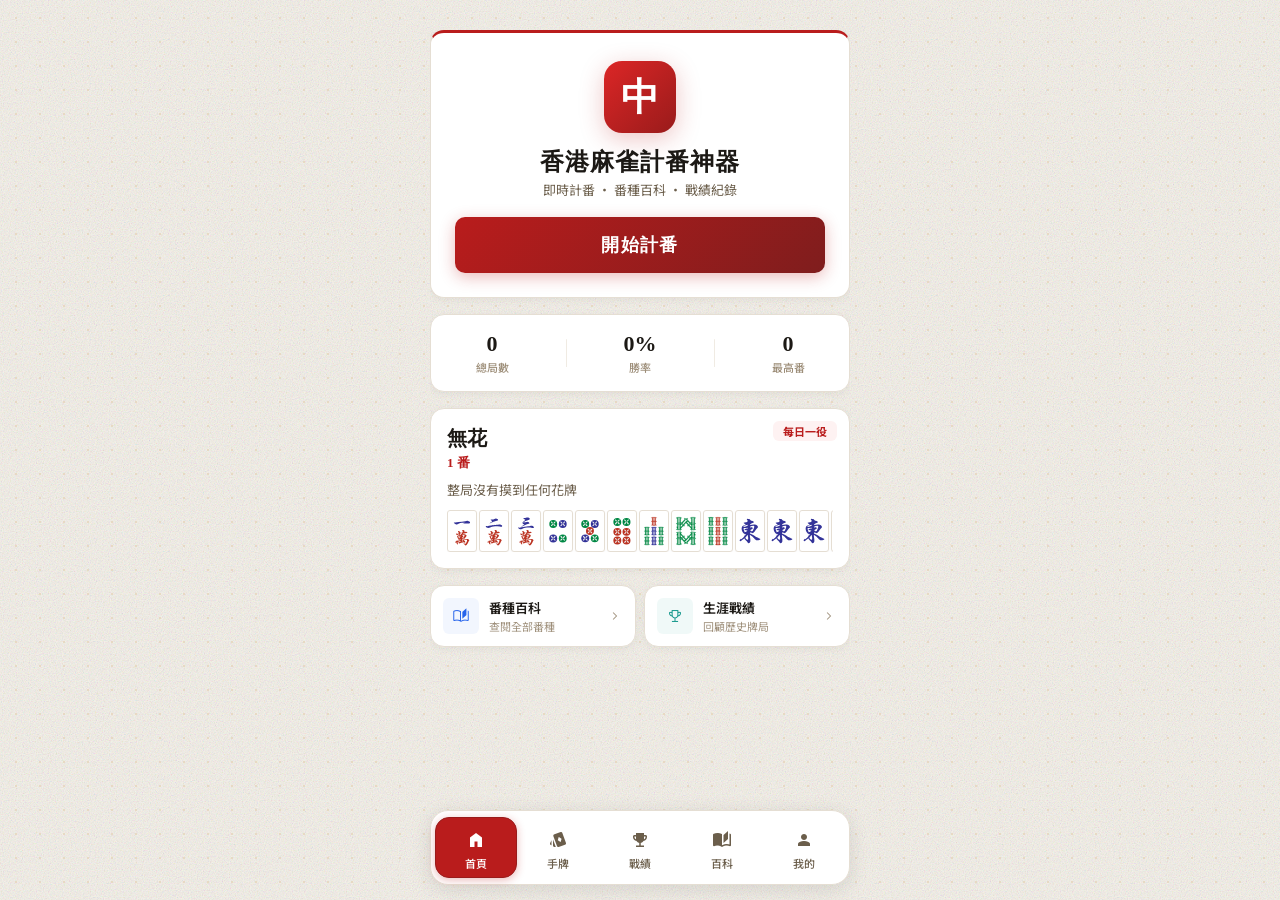
<file: index.html>
<!DOCTYPE html>
<html lang="zh-HK">

<head>
    <meta charset="UTF-8">
    <meta name="viewport"
        content="width=device-width, initial-scale=1.0, maximum-scale=1.0, user-scalable=no, viewport-fit=cover">
    <title>香港麻雀計番神器</title>
    <meta name="description" content="香港麻雀計番工具，快速計算手牌番數、查閱番種百科、記錄戰績歷史。支援離線使用的 PWA 應用程式。">
    <meta name="apple-mobile-web-app-capable" content="yes">
    <meta name="apple-mobile-web-app-status-bar-style" content="black-translucent">
    <meta name="theme-color" content="#f1f5f9">
    <link rel="manifest" href="manifest.json">
    <link rel="icon" type="image/png" sizes="48x48" href="icons/icon-48.png">
    <link rel="icon" type="image/png" sizes="192x192" href="icons/icon-192.png">
    <link rel="apple-touch-icon" sizes="192x192" href="icons/icon-192.png">
    <link rel="apple-touch-icon" sizes="512x512" href="icons/icon-512.png">

    <link rel="preconnect" href="https://fonts.googleapis.com">
    <link rel="preconnect" href="https://fonts.gstatic.com" crossorigin>
    <link href="https://fonts.googleapis.com/css2?family=Noto+Sans+TC:wght@300;400;600;700;800&display=swap"
        rel="stylesheet" />
    <link href="https://fonts.googleapis.com/css2?family=Material+Symbols+Outlined:wght,FILL@100..700,0..1&display=swap"
        rel="stylesheet" />

    <link rel="stylesheet" href="style.css">
</head>

<body>
    <main class="app-container">

        <div id="page-home" class="page active" role="tabpanel" aria-label="首頁">
            <div class="glass-card home-hero-card">
                <div class="home-hero-top">
                    <div class="home-seal">
                        <span class="home-seal-char">中</span>
                    </div>
                    <div>
                        <h1 class="home-title">香港麻雀計番神器</h1>
                        <p class="home-subtitle">即時計番 · 番種百科 · 戰績紀錄</p>
                    </div>
                </div>
                <button class="calc-btn home-cta" id="homeStartBtn">開始計番</button>
            </div>

            <div class="glass-card home-stats-card">
                <div class="home-stats-row" id="homeStatsRow">
                    <div class="home-stat">
                        <span class="home-stat-val num" id="homeStatGames">0</span>
                        <span class="home-stat-label">總局數</span>
                    </div>
                    <div class="home-stat-divider"></div>
                    <div class="home-stat">
                        <span class="home-stat-val num" id="homeStatWinRate">0%</span>
                        <span class="home-stat-label">勝率</span>
                    </div>
                    <div class="home-stat-divider"></div>
                    <div class="home-stat">
                        <span class="home-stat-val num" id="homeStatMax">0</span>
                        <span class="home-stat-label">最高番</span>
                    </div>
                </div>
            </div>

            <div class="home-daily glass-card" id="homeDailyCard">
                <div class="home-daily-badge">每日一役</div>
                <div class="home-daily-title" id="homeDailyName">大四喜</div>
                <div class="home-daily-faan" id="homeDailyFaan">13 番</div>
                <div class="home-daily-desc" id="homeDailyDesc">由東、南、西、北四種風牌刻子組成的終極和牌。</div>
                <div class="home-daily-tiles" id="homeDailyTiles"></div>
            </div>

            <div class="home-quick-grid">
                <div class="glass-card home-quick-card" id="homeQuickWiki">
                    <div class="home-quick-icon" style="background:rgba(37,99,235,0.06);color:#2563eb;"><i class="ic">auto_stories</i></div>
                    <div class="home-quick-text">
                        <div class="home-quick-title">番種百科</div>
                        <div class="home-quick-sub">查閱全部番種</div>
                    </div>
                    <i class="ic home-quick-arrow">chevron_right</i>
                </div>
                <div class="glass-card home-quick-card" id="homeQuickHistory">
                    <div class="home-quick-icon" style="background:rgba(13,148,136,0.06);color:#0d9488;"><i class="ic">emoji_events</i></div>
                    <div class="home-quick-text">
                        <div class="home-quick-title">生涯戰績</div>
                        <div class="home-quick-sub">回顧歷史牌局</div>
                    </div>
                    <i class="ic home-quick-arrow">chevron_right</i>
                </div>
            </div>
        </div>

        <div id="page-input" class="page" role="tabpanel" aria-label="手牌選擇">
            <div id="actionBanner" class="glass-card action-banner">
                <div id="actionText" class="action-text">請選取 14 張牌</div>
                <button id="calcBtn" class="calc-btn" style="display: none;" aria-label="開始結算"><i
                        class="ic">auto_awesome</i> 開始結算</button>
            </div>
            <div id="conditionsIsland" class="dynamic-island" role="region" aria-label="牌局設定">
                <div id="islandHeaderBtn" class="island-header" role="button" aria-expanded="false"
                    aria-controls="conditionsIsland">
                    <div id="islandTitle" class="island-title"><i class="ic">tune</i> 牌局設定</div>
                    <div class="island-chevron"><i class="ic">expand_more</i></div>
                </div>
                <div class="island-content-grid">
                    <div class="island-content-inner">
                        <div class="island-section">
                            <div class="island-section-header"><span>特殊牌型</span></div>
                            <div id="conditionsBar" class="conditions-wrapper"></div>
                        </div>
                        <div class="island-divider"></div>
                        <div class="island-section">
                            <div class="wind-layout-container">
                                <div class="wind-block">
                                    <div class="island-section-header"><span>圈</span></div>
                                    <div id="roundWindSelector" class="wind-segment-control" role="radiogroup"
                                        aria-label="圈風選擇">
                                        <div class="glass-glider" style="transform: translateX(0%);"></div>
                                        <div class="wind-tab active">東</div>
                                        <div class="wind-tab">南</div>
                                        <div class="wind-tab">西</div>
                                        <div class="wind-tab">北</div>
                                    </div>
                                </div>
                                <div class="wind-divider"></div>
                                <div class="wind-block">
                                    <div class="island-section-header"><span>位</span></div>
                                    <div id="seatWindSelector" class="wind-segment-control" role="radiogroup"
                                        aria-label="位風選擇">
                                        <div class="glass-glider" style="transform: translateX(0%);"></div>
                                        <div class="wind-tab active">東</div>
                                        <div class="wind-tab">南</div>
                                        <div class="wind-tab">西</div>
                                        <div class="wind-tab">北</div>
                                    </div>
                                </div>
                            </div>
                        </div>
                        <div class="island-divider"></div>
                        <div class="island-section">
                            <div class="island-section-header"><span>花牌</span><span id="flowerCount">已選 0 隻</span></div>
                            <div id="flowerGrid" class="flower-grid"></div>
                        </div>
                    </div>
                </div>
            </div>
            <div id="handCard" class="glass-card hand-container">
                <div class="hand-header"><span id="tileCount">暗牌已選 0 / 14</span><button id="clearBtnId"
                        class="clear-btn">清空</button></div>
                <div id="handGrid" class="tiles-grid"></div>
            </div>
            <div id="keyboard" class="glass-card keyboard" role="group" aria-label="選牌鍵盤"></div>
        </div>

        <div id="page-result" class="page" role="tabpanel" aria-label="結算結果">
            <div id="resultHeroCard" class="glass-card result-hero">
                <div class="hero-content">
                    <div class="hero-header"><span id="resultBadge" class="result-badge">等待中</span></div>
                    <div class="hero-score-area">
                        <div class="hero-label">總番數</div>
                        <div class="hero-score-display"><span id="heroScoreValue"
                                class="hero-score-number">--</span><span id="heroScoreUnit" class="hero-unit">番</span>
                        </div>
                    </div>
                    <div class="hero-divider"></div>
                    <div class="hero-main-pattern"><span class="main-pattern-label">主要役種</span><span
                            id="heroMainPatternName" class="main-pattern-name">--</span></div>
                </div>
            </div>
            <div class="status-grid">
                <div class="status-box glass-card">
                    <div class="status-box-label">圈風</div>
                    <div id="resRoundWind" class="status-box-value">--</div>
                </div>
                <div class="status-box glass-card">
                    <div class="status-box-label">位風</div>
                    <div id="resSeatWind" class="status-box-value">--</div>
                </div>
                <div class="status-box glass-card">
                    <div class="status-box-label">花牌</div>
                    <div id="resFlowers" class="status-box-value">--</div>
                </div>
            </div>
            <div class="detail-list-container glass-card">
                <div class="detail-list-title">番數詳情</div>
                <div id="detailList" class="detail-list">
                    <div class="detail-empty">尚未結算</div>
                </div>
            </div>
            <div class="result-actions glass-card">
                <button id="backToInputBtn" class="action-btn back-btn"><i class="ic">arrow_back</i> 返回修改</button>
            </div>
        </div>

        <div id="page-history" class="page" role="tabpanel" aria-label="歷史戰績">
            <div class="history-dashboard glass-card">
                <div class="dashboard-title">生涯戰績</div>
                <div class="win-rate-container">
                    <div class="win-rate-header">
                        <span class="win-rate-label">成功食糊勝率</span>
                        <span class="win-rate-value" id="statWinRate">0%</span>
                    </div>
                    <div class="win-rate-bar-bg">
                        <div class="win-rate-bar-fill" id="statWinRateBar" style="width: 0%;"></div>
                    </div>
                </div>
                <div class="stats-grid">
                    <div class="stat-box highlight">
                        <div class="stat-label">最高番數</div>
                        <div class="stat-value"><span id="statMaxFaan">0</span><span class="stat-unit">番</span></div>
                    </div>
                    <div class="stat-box">
                        <div class="stat-label">總局數</div>
                        <div class="stat-value"><span id="statTotalGames">0</span><span
                                class="stat-unit stat-unit-sm">局</span></div>
                    </div>
                </div>
            </div>
            <div class="history-list-container">
                <div class="history-header">
                    <div class="history-title">近期牌局</div><button id="clearHistoryBtn"
                        class="clear-history-btn">清空紀錄</button>
                </div>
                <div id="historyList" class="history-list">
                    <div class="history-empty">暫無戰績紀錄，快去胡一把大牌吧！</div>
                </div>
            </div>
        </div>

        <div id="page-wiki" class="page" role="tabpanel" aria-label="牌型百科">
            <div class="wiki-top-panel glass-card">
                <div class="wiki-search-box">
                    <i class="ic">search</i><input type="text" id="wikiSearch" placeholder="搜尋番種 (如: 大三元、平糊...)"
                        aria-label="搜尋番種"><button class="wiki-search-clear" id="wikiSearchClear" style="display:none;" aria-label="清除搜尋"><i class="ic">close</i></button>
                </div>
                <div class="wiki-filters">
                    <div class="w-filter active" data-filter="all">全部</div>
                    <div class="w-filter" data-filter="common">1-3 番</div>
                    <div class="w-filter" data-filter="mid">4-9 番</div>
                    <div class="w-filter" data-filter="limit">爆棚例牌</div>
                </div>
            </div>

            <div class="wiki-section-header"><i class="ic">tips_and_updates</i> 每日一役</div>
            <div class="wiki-featured glass-card">
                <div class="w-feat-badge">13 番 (爆棚)</div>
                <div class="w-feat-title">大四喜</div>
                <div class="w-feat-desc">由東、南、西、北四種風牌刻子組成的終極和牌。</div>
                <div class="w-feat-tiles">
                    <div class="w-tile" style="background-image: url('tiles/z1.svg')"></div>
                    <div class="w-tile" style="background-image: url('tiles/z1.svg')"></div>
                    <div class="w-tile" style="background-image: url('tiles/z1.svg')"></div>
                    <div style="width: 4px;"></div>
                    <div class="w-tile" style="background-image: url('tiles/z2.svg')"></div>
                    <div class="w-tile" style="background-image: url('tiles/z2.svg')"></div>
                    <div class="w-tile" style="background-image: url('tiles/z2.svg')"></div>
                    <div style="width: 4px;"></div>
                    <div class="w-tile" style="background-image: url('tiles/z3.svg')"></div>
                    <div class="w-tile" style="background-image: url('tiles/z3.svg')"></div>
                    <div class="w-tile" style="background-image: url('tiles/z3.svg')"></div>
                </div>
            </div>

            <div class="wiki-section-header"><i class="ic">local_library</i> 入門基礎</div>
            <div class="wiki-basics-grid">
                <div class="wiki-basic-card glass-card">
                    <div class="w-basic-icon w-basic-icon--blue"><i class="ic">menu_book</i></div>
                    <div class="w-basic-text">
                        <div class="w-basic-title">基本規則</div>
                        <div class="w-basic-sub">流程與動作解析</div>
                    </div>
                </div>
                <div class="wiki-basic-card glass-card">
                    <div class="w-basic-icon w-basic-icon--purple"><i class="ic">calculate</i></div>
                    <div class="w-basic-text">
                        <div class="w-basic-title">計分原理</div>
                        <div class="w-basic-sub">底台與番數計算</div>
                    </div>
                </div>
            </div>

            <div id="wikiContentArea" class="wiki-content-area"></div>
        </div>

        <div id="page-wiki-detail" class="page" role="tabpanel" aria-label="牌型詳情">

            <button id="btnBackToWiki" class="floating-back-btn">
                <span class="ic ic-back">chevron_left</span>
            </button>

            <div class="w-detail-hero">
                <h1 id="wdTitle" class="w-detail-title">對對糊</h1>
                <div class="w-detail-badge"><span id="wdFaan">3 番</span></div>
            </div>

            <div class="w-detail-preview glass-card">
                <div class="wd-preview-tiles" id="wdPreviewTiles"></div>
            </div>

            <div class="w-detail-section">
                <div class="wd-sec-title"><span class="wd-sec-dot"></span>說明</div>
                <div class="wd-desc-card glass-card" id="wdDesc"></div>
            </div>

            <div class="w-detail-section" id="wdTipsSection">
                <div class="wd-sec-title"><span class="wd-sec-dot dot-yellow"></span>實戰技巧</div>
                <div class="wd-tips-card glass-card" id="wdTips"></div>
            </div>

            <div class="w-detail-section" id="wdVarsSection">
                <div class="wd-sec-title wd-sec-title--spread">
                    <div class="wd-sec-title-inner"><span class="wd-sec-dot"></span>牌型變化</div>
                    <span class="wd-sec-sub">向右滑動查看更多</span>
                </div>
                <div class="wd-vars-scroll" id="wdVars"></div>
            </div>

            <div class="spacer-md"></div>
        </div>

        <div id="page-basics-rules" class="page" role="tabpanel" aria-label="基本規則">
            <button class="floating-back-btn basics-back-btn">
                <span class="ic ic-back">chevron_left</span>
            </button>
            <div class="basics-hero">
                <div class="basics-hero-icon basics-hero-icon--blue"><i class="ic">menu_book</i></div>
                <h1 class="basics-title">基本規則</h1>
                <p class="basics-subtitle">香港麻雀流程與動作解析</p>
            </div>

            <div class="basics-section">
                <div class="basics-sec-title"><span class="wd-sec-dot"></span>麻雀牌種</div>
                <div class="glass-card basics-card">
                    <div class="basics-tile-row">
                        <div class="basics-tile-demo" style="background-image:url('tiles/w1.svg')"></div>
                        <div class="basics-tile-demo" style="background-image:url('tiles/w9.svg')"></div>
                        <span class="basics-tile-label">萬子 (1-9)</span>
                    </div>
                    <div class="basics-tile-row">
                        <div class="basics-tile-demo" style="background-image:url('tiles/t1.svg')"></div>
                        <div class="basics-tile-demo" style="background-image:url('tiles/t9.svg')"></div>
                        <span class="basics-tile-label">筒子 (1-9)</span>
                    </div>
                    <div class="basics-tile-row">
                        <div class="basics-tile-demo" style="background-image:url('tiles/s1.svg')"></div>
                        <div class="basics-tile-demo" style="background-image:url('tiles/s9.svg')"></div>
                        <span class="basics-tile-label">索子 (1-9)</span>
                    </div>
                    <div class="basics-tile-row">
                        <div class="basics-tile-demo" style="background-image:url('tiles/z1.svg')"></div>
                        <div class="basics-tile-demo" style="background-image:url('tiles/z7.svg')"></div>
                        <span class="basics-tile-label">字牌 (東南西北中發白)</span>
                    </div>
                    <div class="basics-tile-row">
                        <div class="basics-tile-demo" style="background-image:url('tiles/f1.svg')"></div>
                        <div class="basics-tile-demo" style="background-image:url('tiles/f8.svg')"></div>
                        <span class="basics-tile-label">花牌 (春夏秋冬梅蘭菊竹)</span>
                    </div>
                </div>
            </div>

            <div class="basics-section">
                <div class="basics-sec-title"><span class="wd-sec-dot"></span>牌型結構</div>
                <div class="glass-card basics-card">
                    <p class="basics-p">一副食糊手牌由 <strong>4 組搭子 + 1 對眼</strong> 組成，共 14 張牌。</p>
                    <div class="basics-meld-demo">
                        <div class="basics-meld-item">
                            <div class="basics-meld-label">順子 (Chow)</div>
                            <div class="basics-meld-tiles">
                                <div class="basics-tile-demo" style="background-image:url('tiles/w1.svg')"></div>
                                <div class="basics-tile-demo" style="background-image:url('tiles/w2.svg')"></div>
                                <div class="basics-tile-demo" style="background-image:url('tiles/w3.svg')"></div>
                            </div>
                            <div class="basics-meld-desc">同花色連續三張</div>
                        </div>
                        <div class="basics-meld-item">
                            <div class="basics-meld-label">刻子 (Pong)</div>
                            <div class="basics-meld-tiles">
                                <div class="basics-tile-demo" style="background-image:url('tiles/z5.svg')"></div>
                                <div class="basics-tile-demo" style="background-image:url('tiles/z5.svg')"></div>
                                <div class="basics-tile-demo" style="background-image:url('tiles/z5.svg')"></div>
                            </div>
                            <div class="basics-meld-desc">相同三張</div>
                        </div>
                        <div class="basics-meld-item">
                            <div class="basics-meld-label">槓子 (Kong)</div>
                            <div class="basics-meld-tiles">
                                <div class="basics-tile-demo" style="background-image:url('tiles/t5.svg')"></div>
                                <div class="basics-tile-demo" style="background-image:url('tiles/t5.svg')"></div>
                                <div class="basics-tile-demo" style="background-image:url('tiles/t5.svg')"></div>
                                <div class="basics-tile-demo" style="background-image:url('tiles/t5.svg')"></div>
                            </div>
                            <div class="basics-meld-desc">相同四張</div>
                        </div>
                        <div class="basics-meld-item">
                            <div class="basics-meld-label">眼 (Eye)</div>
                            <div class="basics-meld-tiles">
                                <div class="basics-tile-demo" style="background-image:url('tiles/s2.svg')"></div>
                                <div class="basics-tile-demo" style="background-image:url('tiles/s2.svg')"></div>
                            </div>
                            <div class="basics-meld-desc">相同兩張</div>
                        </div>
                    </div>
                </div>
            </div>

            <div class="basics-section">
                <div class="basics-sec-title"><span class="wd-sec-dot"></span>遊戲流程</div>
                <div class="glass-card basics-card">
                    <ol class="basics-flow">
                        <li><strong>洗牌砌牌</strong> — 將所有牌洗勻，砌成四道牌牆</li>
                        <li><strong>擲骰取牌</strong> — 莊家擲骰決定開牌位置，每人取 13 張（莊家 14 張）</li>
                        <li><strong>摸牌</strong> — 每回合從牌牆摸一張牌</li>
                        <li><strong>打牌</strong> — 摸牌後必須打出一張牌</li>
                        <li><strong>食糊</strong> — 當手牌符合糊牌條件（4 搭 + 1 眼），即可宣告食糊</li>
                    </ol>
                </div>
            </div>

            <div class="basics-section">
                <div class="basics-sec-title"><span class="wd-sec-dot"></span>基本動作</div>
                <div class="glass-card basics-card">
                    <div class="basics-action">
                        <div class="basics-action-icon" style="background:rgba(16,185,129,0.1);color:#10b981;"><i class="ic">touch_app</i></div>
                        <div class="basics-action-text">
                            <strong>碰 (Pong)</strong>
                            <span>別人打出與你手牌中相同的一對牌時，可宣告碰牌，將三張牌亮出。</span>
                        </div>
                    </div>
                    <div class="basics-action">
                        <div class="basics-action-icon" style="background:rgba(59,130,246,0.1);color:#3b82f6;"><i class="ic">swap_horiz</i></div>
                        <div class="basics-action-text">
                            <strong>上 (Chow)</strong>
                            <span>上家打出與你手牌可組成順子的牌時，可宣告上牌（只限上家）。</span>
                        </div>
                    </div>
                    <div class="basics-action">
                        <div class="basics-action-icon" style="background:rgba(245,158,11,0.1);color:#d97706;"><i class="ic">layers</i></div>
                        <div class="basics-action-text">
                            <strong>槓 (Kong)</strong>
                            <span>四張相同牌可宣告槓牌。明槓（碰後加槓）、暗槓（手牌四張）、加槓（碰後補第四張）。槓後補牌一張。</span>
                        </div>
                    </div>
                    <div class="basics-action">
                        <div class="basics-action-icon" style="background:rgba(239,68,68,0.1);color:#ef4444;"><i class="ic">celebration</i></div>
                        <div class="basics-action-text">
                            <strong>食糊 (Win)</strong>
                            <span>手牌組成 4 搭 + 1 眼時即可食糊。自摸（自己摸到）或出銃（食別人打出的牌）。</span>
                        </div>
                    </div>
                </div>
            </div>

            <div class="spacer-md"></div>
        </div>

        <div id="page-basics-scoring" class="page" role="tabpanel" aria-label="計分原理">
            <button class="floating-back-btn basics-back-btn">
                <span class="ic ic-back">chevron_left</span>
            </button>
            <div class="basics-hero">
                <div class="basics-hero-icon basics-hero-icon--purple"><i class="ic">calculate</i></div>
                <h1 class="basics-title">計分原理</h1>
                <p class="basics-subtitle">底台與番數計算邏輯</p>
            </div>

            <div class="basics-section">
                <div class="basics-sec-title"><span class="wd-sec-dot"></span>番數制基礎</div>
                <div class="glass-card basics-card">
                    <p class="basics-p">香港麻雀採用 <strong>番數制</strong>，按牌型組合的稀有度和難度給予不同番數。番數愈高，牌型愈罕見。</p>
                    <div class="basics-rule-box">
                        <div class="basics-rule-label">最低食糊門檻</div>
                        <div class="basics-rule-value">3 番起糊</div>
                        <div class="basics-rule-desc">手牌計算後總番數不足 3 番即為「詐糊」，不能食糊。</div>
                    </div>
                </div>
            </div>

            <div class="basics-section">
                <div class="basics-sec-title"><span class="wd-sec-dot"></span>番數分級</div>
                <div class="basics-level-grid">
                    <div class="glass-card basics-level-card">
                        <div class="basics-level-badge badge-common">1-3 番</div>
                        <div class="basics-level-name">常見牌型</div>
                        <div class="basics-level-desc">平糊、自摸、無花、正花、對對糊、混一色 等</div>
                    </div>
                    <div class="glass-card basics-level-card">
                        <div class="basics-level-badge badge-mid">4-9 番</div>
                        <div class="basics-level-name">中級大牌</div>
                        <div class="basics-level-desc">小三元、小四喜、清一色、大三元、坎坎糊 等</div>
                    </div>
                    <div class="glass-card basics-level-card">
                        <div class="basics-level-badge" style="background:rgba(239,68,68,0.1);color:#dc2626;">10+ 番</div>
                        <div class="basics-level-name">爆棚例牌</div>
                        <div class="basics-level-desc">大四喜、十三么、九子連環、十八羅漢、天糊 等</div>
                    </div>
                </div>
            </div>

            <div class="basics-section">
                <div class="basics-sec-title"><span class="wd-sec-dot"></span>附加番種</div>
                <div class="glass-card basics-card">
                    <div class="basics-action">
                        <div class="basics-action-icon" style="background:rgba(16,185,129,0.1);color:#10b981;"><i class="ic">back_hand</i></div>
                        <div class="basics-action-text">
                            <strong>自摸 (+1番)</strong>
                            <span>自己摸到食糊的牌，不靠別人打出。</span>
                        </div>
                    </div>
                    <div class="basics-action">
                        <div class="basics-action-icon" style="background:rgba(59,130,246,0.1);color:#3b82f6;"><i class="ic">visibility_off</i></div>
                        <div class="basics-action-text">
                            <strong>門前清 (+1番)</strong>
                            <span>食糊前完全沒有碰牌或明槓（暗槓可）。</span>
                        </div>
                    </div>
                    <div class="basics-action">
                        <div class="basics-action-icon" style="background:rgba(245,158,11,0.1);color:#d97706;"><i class="ic">local_florist</i></div>
                        <div class="basics-action-text">
                            <strong>花牌加分</strong>
                            <span>無花 +1番、正花 +1番（每隻）、一台花 +2番、花糊 +3番、大花糊 +8番。</span>
                        </div>
                    </div>
                    <div class="basics-action">
                        <div class="basics-action-icon" style="background:rgba(168,85,247,0.1);color:#a855f7;"><i class="ic">casino</i></div>
                        <div class="basics-action-text">
                            <strong>特殊條件</strong>
                            <span>天糊/地糊 +13番、海底撈月 +1番、搶槓 +1番、槓上自摸 +2番。</span>
                        </div>
                    </div>
                </div>
            </div>

            <div class="basics-section">
                <div class="basics-sec-title"><span class="wd-sec-dot"></span>計分範例</div>
                <div class="glass-card basics-card">
                    <div class="basics-example">
                        <div class="basics-example-header">
                            <span class="basics-example-name">混一色 + 自摸 + 正花</span>
                            <span class="basics-example-faan">5 番</span>
                        </div>
                        <div class="basics-example-breakdown">
                            <span>混一色 (3番)</span><span>+</span><span>自摸 (1番)</span><span>+</span><span>正花 (1番)</span><span>=</span><span>總計 5 番</span>
                        </div>
                    </div>
                    <div class="basics-example">
                        <div class="basics-example-header">
                            <span class="basics-example-name">平糊 + 無花</span>
                            <span class="basics-example-faan">2 番 → 詐糊</span>
                        </div>
                        <div class="basics-example-breakdown">
                            <span>不足 3 番最低門檻，無法食糊。</span>
                        </div>
                    </div>
                </div>
            </div>

            <div class="spacer-md"></div>
        </div>

        <div id="page-profile" class="page" role="tabpanel" aria-label="個人檔案">
            <div class="glass-card profile-hero">
                <div class="prof-avatar-ring">
                    <div class="prof-avatar"><i class="ic">person</i></div>
                </div>
                <div class="prof-info">
                    <div class="prof-name">雀神大師</div>
                    <div class="prof-level" id="profLevelText"><i class="ic">emoji_events</i> 雀壇新星 LV.1</div>
                </div>
                <div class="prof-coming-soon">更多功能即將推出 ✨</div>
            </div>

            <div class="prof-stats-grid">
                <div class="glass-card p-stat-box">
                    <div class="p-stat-icon p-stat-icon--blue"><i class="ic">bar_chart</i></div>
                    <div class="p-stat-val" id="profTotalGamesVal">0</div>
                    <div class="p-stat-label">累計計分局數</div>
                </div>
                <div class="glass-card p-stat-box">
                    <div class="p-stat-icon p-stat-icon--amber"><i class="ic">emoji_events</i></div>
                    <div class="p-stat-val"><span id="profMaxFaanVal">0</span><span class="p-stat-unit">番</span></div>
                    <div class="p-stat-label">個人最佳紀錄</div>
                </div>
            </div>

            <div class="prof-section">
                <div class="p-sec-header">最近獲得勳章</div>
                <div class="medals-scroll-container">
                    <div class="medal-item" id="medal-win">
                        <div class="medal-icon glass-card medal-icon--red"><i class="ic">local_fire_department</i></div>
                        <div class="medal-name">胡牌開張</div>
                        <div class="medal-progress" id="medal-win-prog"></div>
                    </div>
                    <div class="medal-item" id="medal-flower">
                        <div class="medal-icon glass-card medal-icon--pink"><i class="ic">local_florist</i></div>
                        <div class="medal-name">花胡達人</div>
                        <div class="medal-progress" id="medal-flower-prog"></div>
                    </div>
                    <div class="medal-item" id="medal-limit">
                        <div class="medal-icon glass-card medal-icon--yellow"><i class="ic">star</i></div>
                        <div class="medal-name">爆棚大師</div>
                        <div class="medal-progress" id="medal-limit-prog"></div>
                    </div>
                    <div class="medal-item" id="medal-legend">
                        <div class="medal-icon glass-card medal-icon--purple"><i class="ic">auto_fix_high</i></div>
                        <div class="medal-name">傳說降臨</div>
                        <div class="medal-progress" id="medal-legend-prog"></div>
                    </div>
                </div>
            </div>

            <div class="prof-section">
                <div class="p-sec-header">應用程式設定</div>
                <div class="glass-card settings-list">
                    <div class="setting-item" id="btnSystemClear">
                        <div class="s-icon" style="background: rgba(239, 68, 68, 0.1); color: #ef4444;"><i
                                class="ic">delete</i></div>
                        <div class="s-text">清除系統暫存 (防卡頓)</div>
                        <div class="s-arrow"><i class="ic">chevron_right</i></div>
                    </div>

                    <div class="setting-item setting-static">
                        <div class="s-icon" style="background: rgba(59, 130, 246, 0.1); color: #3b82f6;"><i
                                class="ic">straighten</i></div>
                        <div class="s-text">
                            <div>規則設定</div>
                            <div class="s-text-sub">香港麻將 (3番起糊)</div>
                        </div>
                    </div>
                    <div class="setting-item" id="btnPrivacy">
                        <div class="s-icon" style="background: rgba(16, 185, 129, 0.1); color: #10b981;"><i
                                class="ic">shield</i></div>
                        <div class="s-text">隱私權政策</div>
                        <div class="s-arrow"><i class="ic">chevron_right</i></div>
                    </div>
                    <div class="setting-item" id="btnCheckUpdate">
                        <div class="s-icon" style="background: rgba(245, 158, 11, 0.1); color: #f59e0b;"><i
                                class="ic">system_update</i></div>
                        <div class="s-text">檢查更新</div>
                        <div class="s-arrow"><i class="ic">chevron_right</i></div>
                    </div>
                    <div class="setting-item setting-static">
                        <div class="s-icon" style="background: rgba(168, 85, 247, 0.1); color: #a855f7;"><i
                                class="ic">info</i></div>
                        <div class="s-text">關於我們</div>
                        <div class="s-arrow" id="appVersionProfile">--</div>
                    </div>
                </div>
            </div>

            <div class="app-footer">Developed by Leo Lai</div>
        </div>

    </main>

    <nav class="bottom-nav" role="tablist" aria-label="主要導航">
        <div class="nav-item active" data-target="page-home" role="tab" aria-selected="true" aria-label="首頁">
            <div class="nav-icon"><i class="ic">home</i></div><span>首頁</span>
        </div>
        <div class="nav-item" data-target="page-input" role="tab" aria-selected="false" aria-label="手牌">
            <div class="nav-icon"><i class="ic">playing_cards</i></div><span>手牌</span>
        </div>
        <div class="nav-item" data-target="page-history" role="tab" aria-selected="false" aria-label="戰績">
            <div class="nav-icon"><i class="ic">emoji_events</i></div><span>戰績</span>
        </div>
        <div class="nav-item" data-target="page-wiki" role="tab" aria-selected="false" aria-label="百科">
            <div class="nav-icon"><i class="ic">auto_stories</i></div><span>百科</span>
        </div>
        <div class="nav-item" data-target="page-profile" role="tab" aria-selected="false" aria-label="我的">
            <div class="nav-icon"><i class="ic">person</i></div><span>我的</span>
        </div>
    </nav>

    <div id="confirmModal" class="confirm-overlay" style="display:none;" role="dialog" aria-modal="true" aria-label="確認對話框">
        <div class="confirm-card glass-card">
            <div class="confirm-msg" id="confirmMsg"></div>
            <div class="confirm-actions">
                <button class="confirm-btn confirm-btn-cancel" id="confirmCancel">取消</button>
                <button class="confirm-btn confirm-btn-ok" id="confirmOk">確定</button>
            </div>
        </div>
    </div>

    <div id="privacySheet" class="sheet-overlay" style="display:none;" role="dialog" aria-modal="true" aria-label="隱私權政策">
        <div class="sheet-card glass-card">
            <div class="sheet-header">
                <h2 class="sheet-title">隱私權政策</h2>
                <button class="sheet-close" id="privacyClose" aria-label="關閉"><i class="ic">close</i></button>
            </div>
            <div class="sheet-body">
                <p class="privacy-updated">最後更新日期：2026 年 3 月 18 日</p>
                <h3>概述</h3>
                <p>「香港麻雀計番大腦」（以下簡稱「本應用程式」）是一款離線運作的漸進式網頁應用程式（PWA），用於計算香港麻雀手牌的番數。我們非常重視你的隱私。</p>
                <h3>資料收集</h3>
                <p>本應用程式<strong>不會收集、傳送或儲存任何個人資料</strong>。具體而言：</p>
                <ul>
                    <li>不收集姓名、電郵、電話或任何身份識別資訊</li>
                    <li>不使用 Cookie 或追蹤技術</li>
                    <li>不整合任何第三方分析或廣告服務</li>
                    <li>不需要使用者註冊或登入</li>
                </ul>
                <h3>本機儲存</h3>
                <p>本應用程式僅使用瀏覽器的 localStorage 在你的裝置上儲存以下資料：</p>
                <ul>
                    <li>計番歷史紀錄</li>
                    <li>使用者偏好設定</li>
                </ul>
                <p>這些資料完全保存在你的裝置上，不會傳送至任何伺服器。你可隨時透過應用程式內的「清除系統暫存」功能或瀏覽器設定刪除這些資料。</p>
                <h3>離線運作</h3>
                <p>本應用程式透過 Service Worker 技術提供離線功能。所有應用程式資源（HTML、CSS、JavaScript、圖片）均快取在你的裝置上，安裝後無需網路連線即可使用。</p>
                <h3>第三方服務</h3>
                <p>本應用程式會載入以下外部資源：</p>
                <ul>
                    <li>Google Fonts（Noto Sans TC 字體與 Material Symbols 圖示）</li>
                </ul>
                <p>除上述字體服務外，本應用程式不會連線至任何外部伺服器。</p>
                <h3>兒童隱私</h3>
                <p>本應用程式不針對 13 歲以下兒童，亦不會刻意收集任何兒童的個人資訊。</p>
                <h3>政策變更</h3>
                <p>如本政策有所更新，我們會在此頁面公布修改內容並更新日期。</p>
                <h3>聯絡方式</h3>
                <p>如對本隱私權政策有任何疑問，請透過應用程式內的「關於我們」頁面聯絡開發者。</p>
            </div>
        </div>
    </div>

    <script type="module" src="js/app.js"></script>
    <script>
        // Service Worker 註冊與自動更新
        if ('serviceWorker' in navigator) {
            window.addEventListener('load', () => {
                navigator.serviceWorker.register('./sw.js').then(reg => {
                    // 將註冊儲存到全域，供手動檢查更新使用
                    window.__swReg = reg;
                    // 每次打開 app 主動檢查更新
                    reg.update();

                    // 偵測新版 SW 安裝完成
                    reg.addEventListener('updatefound', () => {
                        const newSW = reg.installing;
                        if (!newSW) return;
                        newSW.addEventListener('statechange', () => {
                            // 新 SW 已就緒，且目前有舊 SW 在控制頁面
                            if (newSW.state === 'installed' && navigator.serviceWorker.controller) {
                                newSW.postMessage({ type: 'SKIP_WAITING' });
                            }
                        });
                    });

                    // SW 接管後自動重載，使用者看到最新版
                    let refreshing = false;
                    navigator.serviceWorker.addEventListener('controllerchange', () => {
                        if (refreshing) return;
                        refreshing = true;
                        window.location.reload();
                    });
                });
            });
        }
    </script>
</body>

</html>
</file>
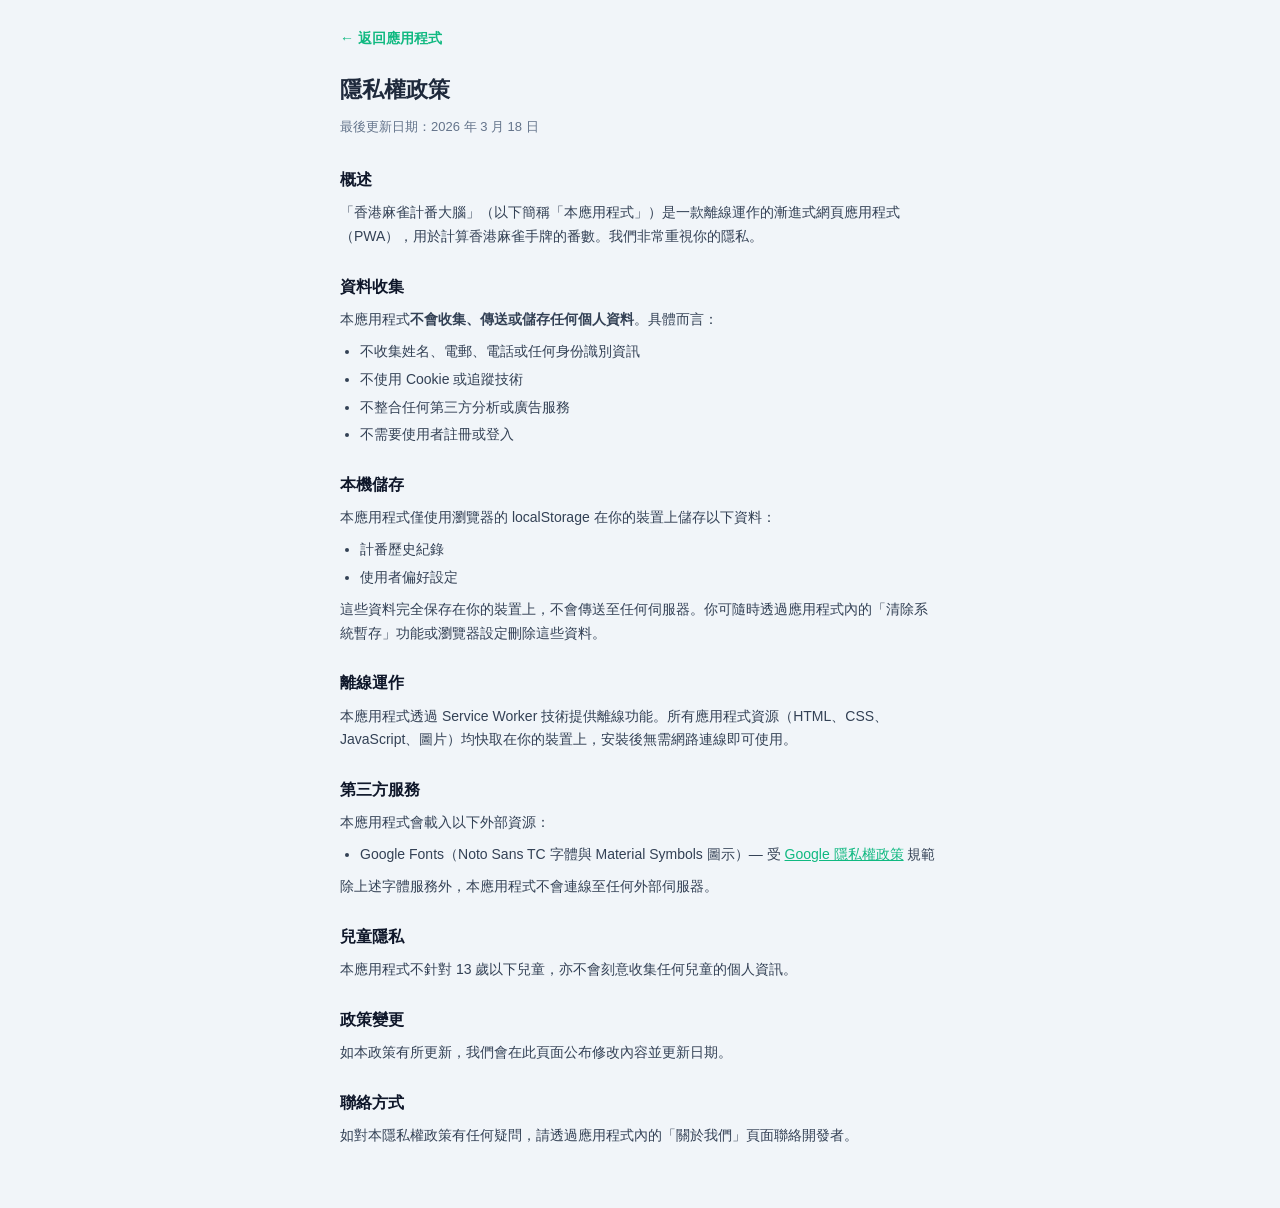
<file: privacy.html>
<!DOCTYPE html>
<html lang="zh-HK">

<head>
    <meta charset="UTF-8">
    <meta name="viewport" content="width=device-width, initial-scale=1.0">
    <title>隱私權政策 - 香港麻雀計番大腦</title>
    <style>
        * {
            box-sizing: border-box;
            margin: 0;
            padding: 0;
        }

        body {
            font-family: "Noto Sans TC", -apple-system, BlinkMacSystemFont, "Segoe UI", Roboto, sans-serif;
            background: #f1f5f9;
            color: #1e293b;
            padding: 24px 16px 60px;
            line-height: 1.7;
        }

        .container {
            max-width: 600px;
            margin: 0 auto;
        }

        h1 {
            font-size: 22px;
            font-weight: 800;
            margin-bottom: 8px;
        }

        .updated {
            font-size: 13px;
            color: #64748b;
            margin-bottom: 28px;
        }

        h2 {
            font-size: 16px;
            font-weight: 700;
            margin: 24px 0 8px;
            color: #0f172a;
        }

        p,
        li {
            font-size: 14px;
            color: #334155;
        }

        ul {
            padding-left: 20px;
            margin: 8px 0;
        }

        li {
            margin-bottom: 4px;
        }

        a {
            color: #10b981;
        }

        .back-link {
            display: inline-block;
            margin-bottom: 20px;
            font-size: 14px;
            font-weight: 600;
            color: #10b981;
            text-decoration: none;
        }
    </style>
</head>

<body>
    <div class="container">
        <a class="back-link" href="index.html">&larr; 返回應用程式</a>

        <h1>隱私權政策</h1>
        <p class="updated">最後更新日期：2026 年 3 月 18 日</p>

        <h2>概述</h2>
        <p>「香港麻雀計番大腦」（以下簡稱「本應用程式」）是一款離線運作的漸進式網頁應用程式（PWA），用於計算香港麻雀手牌的番數。我們非常重視你的隱私。</p>

        <h2>資料收集</h2>
        <p>本應用程式<strong>不會收集、傳送或儲存任何個人資料</strong>。具體而言：</p>
        <ul>
            <li>不收集姓名、電郵、電話或任何身份識別資訊</li>
            <li>不使用 Cookie 或追蹤技術</li>
            <li>不整合任何第三方分析或廣告服務</li>
            <li>不需要使用者註冊或登入</li>
        </ul>

        <h2>本機儲存</h2>
        <p>本應用程式僅使用瀏覽器的 localStorage 在你的裝置上儲存以下資料：</p>
        <ul>
            <li>計番歷史紀錄</li>
            <li>使用者偏好設定</li>
        </ul>
        <p>這些資料完全保存在你的裝置上，不會傳送至任何伺服器。你可隨時透過應用程式內的「清除系統暫存」功能或瀏覽器設定刪除這些資料。</p>

        <h2>離線運作</h2>
        <p>本應用程式透過 Service Worker 技術提供離線功能。所有應用程式資源（HTML、CSS、JavaScript、圖片）均快取在你的裝置上，安裝後無需網路連線即可使用。</p>

        <h2>第三方服務</h2>
        <p>本應用程式會載入以下外部資源：</p>
        <ul>
            <li>Google Fonts（Noto Sans TC 字體與 Material Symbols 圖示）— 受 <a href="https://policies.google.com/privacy"
                    target="_blank" rel="noopener noreferrer">Google 隱私權政策</a> 規範</li>
        </ul>
        <p>除上述字體服務外，本應用程式不會連線至任何外部伺服器。</p>

        <h2>兒童隱私</h2>
        <p>本應用程式不針對 13 歲以下兒童，亦不會刻意收集任何兒童的個人資訊。</p>

        <h2>政策變更</h2>
        <p>如本政策有所更新，我們會在此頁面公布修改內容並更新日期。</p>

        <h2>聯絡方式</h2>
        <p>如對本隱私權政策有任何疑問，請透過應用程式內的「關於我們」頁面聯絡開發者。</p>
    </div>
</body>

</html>
</file>
<file: style.css>
/* ==========================================
   香港麻雀計番神器 — 視覺外觀設定 (style.css)
   設計方向：「計番紙」— 暖紙底色 + 印章紅 + Serif Display
   基於 ui-ux-pro-max + mobile-app + frontend-design + ui-animation + open-design craft rules
   ========================================== */

/* ==== Design Tokens ==== */
:root {
  /* 背景 */
  --bg: #f7f3eb;
  --surface: #ffffff;
  --surface-muted: #faf8f4;

  /* 前景 */
  --fg: #1c1915;
  --muted: #6b5e4b;
  --faint: #9e8f7a;
  --border: #e5ded3;
  --border-light: #f0ebe3;

  /* Accent — 印章紅 */
  --accent: #b91c1c;
  --accent-soft: #fef2f2;
  --accent-hover: #991b1b;
  --accent-glow: rgba(185, 28, 28, 0.1);

  /* 語意色 */
  --success: #0d9488;
  --danger: #b91c1c;
  --limit: #b45309;
  --info: #2563eb;
  --info-light: rgba(37, 99, 235, 0.06);

  /* 字體 */
  --font-display: 'Noto Serif TC', 'Source Han Serif TC', serif;
  --font-body: 'Noto Sans TC', -apple-system, 'Segoe UI', sans-serif;

  /* 字級 */
  --text-xs: 12px;
  --text-sm: 13px;
  --text-md: 15px;
  --text-lg: 18px;
  --text-xl: 24px;
  --text-2xl: 32px;
  --text-3xl: 56px;

  /* 間距 */
  --sp-xs: 4px;
  --sp-sm: 8px;
  --sp-md: 12px;
  --sp-lg: 16px;
  --sp-xl: 20px;
  --sp-2xl: 24px;

  /* 圓角 */
  --r-sm: 6px;
  --r-md: 10px;
  --r-lg: 14px;
  --r-pill: 99px;

  /* 動畫 easing（ui-animation skill） */
  --ease-enter: cubic-bezier(0.22, 1, 0.36, 1);
  --ease-move: cubic-bezier(0.25, 1, 0.5, 1);

  /* 動畫 duration */
  --dur-press: 120ms;
  --dur-fade: 150ms;
  --dur-micro: 200ms;
  --dur-slide: 250ms;
  --dur-expand: 350ms;
  --dur-color: 0.6s;

  /* Stagger */
  --stagger-block: 60ms;
  --stagger-list: 40ms;
  --stagger-dense: 30ms;
}

/* ==== 核心環境設定 ==== */
* {
  box-sizing: border-box;
  margin: 0;
  padding: 0;
  font-family: var(--font-body);
  touch-action: manipulation;
}

/* Material Symbols */
.ic {
  font-family: 'Material Symbols Outlined';
  font-weight: normal;
  font-style: normal;
  font-size: inherit;
  line-height: 1;
  letter-spacing: normal;
  text-transform: none;
  display: inline-block;
  white-space: nowrap;
  direction: ltr;
  -webkit-font-feature-settings: 'liga';
  font-feature-settings: 'liga';
  -webkit-font-smoothing: antialiased;
  font-variation-settings: 'FILL' 0, 'wght' 300;
  vertical-align: -0.125em;
}

/* 填充風格 icon */
.nav-icon .ic,
.medal-icon .ic,
.prof-avatar .ic,
.p-stat-icon .ic,
.s-icon .ic,
.w-basic-icon .ic,
.w-item-icon-box .ic,
.wd-tip-icon .ic,
.wd-var-img .ic,
.wiki-section-header .ic {
  font-variation-settings: 'FILL' 1, 'wght' 400;
}

html, body {
  overscroll-behavior-y: none;
  overscroll-behavior-x: none;
  scrollbar-width: none;
  -ms-overflow-style: none;
  touch-action: pan-x pan-y;
  -webkit-text-size-adjust: 100%;
}

body::-webkit-scrollbar { display: none; }

body {
  background-color: var(--bg);
  color: var(--fg);
  min-height: 100vh;
  display: flex;
  justify-content: center;
  position: relative;
  padding-top: max(30px, env(safe-area-inset-top) + 10px);
  padding-right: 15px;
  padding-bottom: max(8px, env(safe-area-inset-bottom));
  padding-left: 15px;
  touch-action: pan-y;
  -webkit-user-select: none;
  -moz-user-select: none;
  user-select: none;
  -webkit-tap-highlight-color: transparent;
  font-weight: 400;
  font-size: var(--text-md);
  transition: background-color var(--dur-color) ease;
}

/* 紙張 noise + 幾何點陣暗紋 */
body::before {
  content: '';
  position: fixed;
  inset: 0;
  z-index: -1;
  pointer-events: none;
  opacity: 0.35;
  background-image:
    /* 點陣 — 麻將筒子圓點風格 */
    radial-gradient(circle, #c9a87c 1px, transparent 1px),
    /* 紙張 noise */
    url("data:image/svg+xml,%3Csvg viewBox='0 0 256 256' xmlns='http://www.w3.org/2000/svg'%3E%3Cfilter id='n'%3E%3CfeTurbulence type='fractalNoise' baseFrequency='0.85' numOctaves='4' stitchTiles='stitch'/%3E%3C/filter%3E%3Crect width='100%25' height='100%25' filter='url(%23n)'/%3E%3C/svg%3E");
  background-size: 24px 24px, 256px 256px;
  background-position: center;
}

/* ==== 背景 Mood 系統（取代 4 層 bg-layer div）==== */
body.success-mode { background-color: #ecfdf5; }
body.limit-mode   { background-color: #fffbeb; }
body.failure-mode { background-color: #fef2f2; }

.app-container {
  width: 100%;
  max-width: 420px;
  display: flex;
  flex-direction: column;
  gap: var(--sp-lg);
  position: relative;
  z-index: 1;
  padding-bottom: 100px;
  flex: 1;
  min-height: 0;
  overflow-y: auto;
  overflow-x: hidden;
  -webkit-overflow-scrolling: touch;
  scrollbar-width: none;
  -ms-overflow-style: none;
}
.app-container::-webkit-scrollbar { display: none; }

/* ==== 卡片（取代 glass-card）==== */
.glass-card {
  position: relative;
  background: var(--surface);
  border-radius: var(--r-lg);
  border: 1px solid var(--border);
  box-shadow: 0 2px 8px rgba(0,0,0,0.05);
  padding: var(--sp-xl);
  transform: translateZ(0);
  z-index: 1;
  transition: border-color var(--dur-color) ease, box-shadow var(--dur-color) ease, transform 0.3s ease;
}

/* ==== 頁面系統 ==== */
.page {
  display: none;
  flex-direction: column;
  gap: var(--sp-lg);
  width: 100%;
}
.page.active { display: flex; }

/* Page transition */
.page.page-exit {
  display: flex;
  animation: pageExit 0.18s ease-in forwards;
  pointer-events: none;
}
.page.page-enter {
  display: flex;
  animation: pageEnter 0.28s var(--ease-enter) forwards;
}
@keyframes pageExit {
  from { opacity: 1; transform: translateY(0); }
  to { opacity: 0; transform: translateY(-8px); }
}
@keyframes pageEnter {
  from { opacity: 0; transform: translateY(12px); }
  to { opacity: 1; transform: translateY(0); }
}

.page-block-enter {
  opacity: 0;
  animation: appFadeInUp 0.35s var(--ease-enter) forwards;
  will-change: transform, opacity;
}

@keyframes appFadeInUp {
  from { opacity: 0; transform: translateY(16px); }
  to { opacity: 1; transform: translateY(0); }
}

/* Enhanced card entrance for lists */
.card-slide-in {
  opacity: 0;
  animation: cardSlideIn 0.4s var(--ease-enter) forwards;
}
@keyframes cardSlideIn {
  from { opacity: 0; transform: translateY(20px) scale(0.97); }
  to { opacity: 1; transform: translateY(0) scale(1); }
}

/* ==== 底部導航 ==== */
.bottom-nav {
  position: fixed;
  bottom: max(15px, env(safe-area-inset-bottom));
  left: 50%;
  transform: translateX(-50%);
  width: calc(100% - 30px);
  max-width: 420px;
  display: flex;
  justify-content: space-around;
  align-items: center;
  padding: 6px 4px;
  z-index: 1000;
  background: var(--surface);
  border-radius: 18px;
  border: 1px solid var(--border);
  box-shadow: 0 4px 20px rgba(0,0,0,0.1);
}

.nav-item {
  display: flex;
  flex: 1;
  flex-direction: column;
  align-items: center;
  gap: 2px;
  padding: 6px 12px;
  border-radius: 14px;
  border: 1px solid transparent;
  color: var(--muted);
  cursor: pointer;
  font-size: var(--text-xs);
  font-weight: 500;
  transition: color var(--dur-fade) ease, background var(--dur-fade) ease;
  -webkit-tap-highlight-color: transparent;
}
.nav-item .nav-icon { font-size: 20px; }
.nav-item span { font-size: 11px; font-weight: 500; color: var(--muted); }
.nav-item.active {
  color: #ffffff;
  background: var(--accent);
  border-color: var(--accent-hover);
  font-weight: 600;
  box-shadow: 0 2px 8px rgba(185, 28, 28, 0.3);
}
.nav-item.active span { color: #ffffff; }
.nav-item.active .nav-icon { color: #ffffff; }
.nav-item.is-tapped-chip { transform: scale(0.95) !important; }

/* ==== 首頁 (page-home) ==== */
.home-hero-card {
  padding: 28px 24px 24px;
  display: flex;
  flex-direction: column;
  align-items: center;
  text-align: center;
  gap: 18px;
  border-top: 3px solid var(--accent);
}

.home-hero-top {
  display: flex;
  flex-direction: column;
  align-items: center;
  gap: 14px;
}

.home-seal {
  width: 72px; height: 72px;
  border-radius: 18px;
  background: linear-gradient(135deg, #dc2626 0%, #991b1b 100%);
  display: flex; justify-content: center; align-items: center;
  box-shadow: 0 6px 24px rgba(185, 28, 28, 0.25);
  animation: sealPulse 3s ease-in-out infinite;
}
@keyframes sealPulse {
  0%, 100% { box-shadow: 0 6px 24px rgba(185, 28, 28, 0.25); }
  50% { box-shadow: 0 6px 36px rgba(185, 28, 28, 0.4); }
}
.home-seal-char {
  font-family: var(--font-display);
  font-size: 38px;
  font-weight: 700;
  color: #ffffff;
  line-height: 1;
}

.home-title {
  font-family: var(--font-display);
  font-size: 24px;
  font-weight: 700;
  color: var(--fg);
  letter-spacing: 0.04em;
  line-height: 1.3;
}
.home-subtitle {
  font-size: var(--text-sm);
  color: var(--muted);
  font-weight: 400;
  margin-top: 2px;
}

.home-cta {
  width: 100%;
}

/* Quick stats card */
.home-stats-card {
  padding: var(--sp-lg);
}
.home-stats-row {
  display: flex;
  align-items: center;
  justify-content: space-around;
}
.home-stat {
  display: flex;
  flex-direction: column;
  align-items: center;
  gap: 2px;
}
.home-stat-val {
  font-family: var(--font-display);
  font-size: 22px;
  font-weight: 700;
  color: var(--fg);
  font-variant-numeric: tabular-nums;
}
.home-stat-label {
  font-size: 11px;
  color: var(--faint);
  font-weight: 500;
}
.home-stat-divider {
  width: 1px; height: 28px;
  background: var(--border-light);
  border-radius: 1px;
}

/* 每日一役 card — 同 wiki-featured 統一 */
.home-daily {
  padding: var(--sp-lg);
  position: relative;
  overflow: hidden;
}
.home-daily-badge {
  position: absolute;
  top: 12px; right: 12px;
  font-size: 11px; font-weight: 700;
  color: var(--accent);
  background: var(--accent-soft);
  padding: 2px 10px; border-radius: var(--r-sm);
}
.home-daily-title {
  font-family: var(--font-display);
  font-size: 20px; font-weight: 700;
  color: var(--fg);
  margin-bottom: 2px;
  letter-spacing: -0.01em;
}
.home-daily-faan {
  font-family: var(--font-display);
  font-size: var(--text-sm); font-weight: 600;
  color: var(--accent);
  margin-bottom: 8px;
}
.home-daily-desc {
  font-size: var(--text-sm); color: var(--muted);
  font-weight: 400; line-height: 1.5;
  margin-bottom: 10px;
}
.home-daily-tiles {
  display: flex; gap: 2px; overflow-x: auto;
}

/* Quick link grid */
.home-quick-grid {
  display: grid;
  grid-template-columns: 1fr 1fr;
  gap: var(--sp-sm);
}
.home-quick-card {
  display: flex;
  align-items: center;
  gap: 10px;
  padding: var(--sp-md);
  cursor: pointer;
  transition: border-color var(--dur-fade) ease;
}
.home-quick-card:hover { border-color: var(--muted); }
.home-quick-card:active { background: var(--surface-muted); }
.home-quick-icon {
  width: 36px; height: 36px;
  border-radius: var(--r-sm);
  display: flex; justify-content: center; align-items: center;
  font-size: 18px;
  flex-shrink: 0;
}
.home-quick-text { flex: 1; display: flex; flex-direction: column; gap: 1px; }
.home-quick-title { font-size: var(--text-sm); font-weight: 600; color: var(--fg); }
.home-quick-sub { font-size: 11px; color: var(--faint); font-weight: 400; }
.home-quick-arrow { font-size: 16px; color: var(--faint); flex-shrink: 0; }

/* ==== Action Banner ==== */
.action-banner {
  display: flex;
  justify-content: center;
  align-items: center;
  min-height: 56px;
}
.action-text {
  font-size: var(--text-md);
  font-weight: 500;
  color: var(--muted);
}

/* ==== 結算按鈕（印章紅色 CTA）==== */
.calc-btn {
  width: 100%;
  background: linear-gradient(135deg, #b91c1c 0%, #7f1d1d 100%);
  color: #ffffff;
  border: none;
  padding: 16px 30px;
  border-radius: var(--r-md);
  font-family: var(--font-display);
  font-size: var(--text-lg);
  font-weight: 700;
  letter-spacing: 0.08em;
  cursor: pointer;
  box-shadow: 0 4px 16px rgba(185, 28, 28, 0.3);
  transition: opacity 0.25s ease, transform var(--dur-press) var(--ease-enter), box-shadow var(--dur-press) ease;
  opacity: 1;
}
.calc-btn[style*="display: none"] { opacity: 0; pointer-events: none; }
.calc-btn:active {
  background: linear-gradient(135deg, #991b1b 0%, #7f1d1d 100%);
  transform: scale(0.97);
  box-shadow: 0 2px 8px rgba(185, 28, 28, 0.3);
}

/* ==== Dynamic Island ==== */
.dynamic-island {
  background: var(--surface-muted);
  border: 1px solid var(--border);
  border-radius: var(--r-lg);
  margin: 0 auto;
  width: 100%;
  max-width: 280px;
  display: flex;
  flex-direction: column;
  overflow: hidden;
  color: var(--muted);
  transition: max-width var(--dur-expand) var(--ease-enter), border-radius var(--dur-expand) ease, background var(--dur-fade) ease;
  transform: translateZ(0);
  contain: layout;
}
.dynamic-island.expanded {
  max-width: 420px;
  background: var(--surface);
}

.island-header {
  padding: 10px 20px;
  display: flex;
  justify-content: center;
  align-items: center;
  gap: 8px;
  cursor: pointer;
  user-select: none;
}
.island-title {
  font-size: var(--text-sm);
  font-weight: 600;
  color: var(--fg);
  white-space: nowrap;
  overflow: hidden;
  text-overflow: ellipsis;
  display: inline-block;
  transition: transform 0.3s var(--ease-enter), opacity 0.2s ease, color 0.2s ease;
}
.island-title.slide-out {
  transform: translateY(-10px);
  opacity: 0;
  transition: transform 0.15s ease-in, opacity 0.15s ease-in;
}
.island-title.slide-in {
  transform: translateY(10px);
  opacity: 0;
  transition: none;
}
.island-chevron {
  font-size: 18px;
  opacity: 0.5;
  color: var(--muted);
  transition: transform var(--dur-expand) var(--ease-enter);
}
.dynamic-island.expanded .island-chevron { transform: rotate(-180deg); }
.island-content-grid {
  display: block;
  max-height: 0;
  transition: max-height var(--dur-expand) var(--ease-enter);
}
.dynamic-island.expanded .island-content-grid { max-height: 520px; }
.island-content-inner {
  min-height: 0;
  overflow: hidden;
  display: flex;
  flex-direction: column;
}
.island-section {
  padding: 0 16px 16px 16px;
  opacity: 0;
  transform: translateY(-8px);
  transition: opacity 0.2s ease, transform 0.25s var(--ease-enter);
}
.dynamic-island.expanded .island-section {
  opacity: 1;
  transform: translateY(0);
}
.dynamic-island.expanded .island-section:nth-child(1) { transition-delay: 0.04s; }
.dynamic-island.expanded .island-section:nth-child(3) { transition-delay: 0.08s; }
.dynamic-island.expanded .island-section:nth-child(5) { transition-delay: 0.12s; }
.island-divider {
  height: 1px;
  background: var(--border-light);
  margin: 0 16px 10px 16px;
  opacity: 0;
  transition: opacity 0.2s;
}
.dynamic-island.expanded .island-divider { opacity: 1; }
.island-section-header {
  font-size: var(--text-xs);
  margin-bottom: 10px;
  display: flex;
  justify-content: space-between;
  font-weight: 600;
  color: var(--muted);
}

/* ==== 條件 Chips ==== */
.conditions-wrapper {
  display: grid;
  grid-template-columns: repeat(6, minmax(0, 1fr));
  gap: 6px;
}
.condition-chip {
  padding: 7px 2px;
  border-radius: var(--r-sm);
  font-size: 11px;
  font-weight: 600;
  background: var(--surface);
  border: 1px solid var(--border);
  color: var(--muted);
  cursor: pointer;
  display: flex;
  align-items: center;
  justify-content: center;
  text-align: center;
  white-space: nowrap;
  letter-spacing: -0.2px;
  grid-column: span 2;
  position: relative;
  z-index: 1;
  transition: background var(--dur-fade) ease, color var(--dur-fade), border-color var(--dur-fade);
}
.condition-chip.active {
  background: var(--accent-soft);
  border-color: rgba(185, 28, 28, 0.2);
  color: var(--accent);
}
.condition-chip:nth-child(7), .condition-chip:nth-child(8) { grid-column: span 3; }
@media (max-width: 380px) {
  .condition-chip { font-size: 10px; letter-spacing: -0.5px; }
}

/* ==== 風位 Selector ==== */
.wind-layout-container {
  display: flex;
  align-items: flex-end;
  justify-content: space-between;
  gap: 12px;
  width: 100%;
  margin-top: 0;
}
.wind-block { display: flex; flex-direction: column; flex: 1; gap: 6px; }
.wind-segment-control {
  display: flex;
  position: relative;
  gap: 0;
  justify-content: space-between;
  background: var(--surface);
  border: 1px solid var(--border);
  padding: 2px;
  border-radius: 8px;
  overflow: hidden;
}
.glass-glider {
  position: absolute;
  top: 2px;
  left: 2px;
  width: calc(25% - 1px);
  height: calc(100% - 4px);
  border-radius: 6px;
  background: var(--accent-soft);
  border: 1px solid rgba(185, 28, 28, 0.12);
  transition: transform 0.25s var(--ease-enter);
  z-index: 1;
}
.wind-tab {
  flex: 1;
  display: flex;
  justify-content: center;
  align-items: center;
  padding: 6px 0;
  background: transparent;
  border: none;
  box-shadow: none;
  font-size: var(--text-sm);
  cursor: pointer;
  color: var(--faint);
  font-weight: 600;
  position: relative;
  z-index: 2;
  transition: color 0.15s ease;
}
.wind-tab.active { color: var(--accent); -webkit-text-fill-color: var(--accent); }
.wind-divider {
  width: 1px;
  height: 32px;
  background-color: var(--border-light);
  border-radius: 1px;
  margin-bottom: 2px;
}

/* ==== 花牌 ==== */
.flower-grid {
  display: grid;
  grid-template-columns: repeat(8, 1fr);
  gap: 8px;
  padding: 4px 2px;
}
.flower-tile {
  position: relative;
  z-index: 1;
  aspect-ratio: 3/4;
  background-size: 88%;
  background-position: center;
  background-repeat: no-repeat;
  overflow: hidden;
  cursor: pointer;
  transition: all var(--dur-fade) var(--ease-enter);
  background-color: var(--surface);
  border: 1px solid var(--border);
  box-shadow: 0 1px 2px rgba(0,0,0,0.04);
  border-radius: var(--r-sm);
}
.flower-tile.active {
  transform: scale(1.05) translateY(-2px);
  z-index: 10;
  background-color: #fffbeb;
  border-color: #fbbf24;
  box-shadow: 0 3px 8px rgba(245, 158, 11, 0.15);
}

/* ==== 手牌 Grid ==== */
.hand-container { min-height: 100px; }
.hand-header {
  display: flex;
  justify-content: space-between;
  align-items: center;
  font-size: var(--text-sm);
  opacity: 1;
  margin-bottom: var(--sp-md);
  font-weight: 500;
  color: var(--muted);
}
.tiles-grid {
  display: grid;
  grid-template-columns: repeat(7, 1fr);
  gap: 6px;
}
.tiles-grid::after {
  content: "";
  grid-column: 1;
  grid-row: 3;
  aspect-ratio: 3/4;
  pointer-events: none;
  visibility: hidden;
}

/* ==== 牌 Tile ==== */
.tile {
  aspect-ratio: 3/4;
  width: 100%;
  height: auto;
  background-size: 85%;
  background-position: center;
  background-repeat: no-repeat;
  cursor: pointer;
  color: var(--fg);
  transition: all var(--dur-fade) var(--ease-enter);
  background-color: var(--surface);
  border: 1px solid var(--border);
  box-shadow: 0 1px 2px rgba(0,0,0,0.05);
  border-radius: var(--r-sm);
}
.tile.empty {
  background-image: none !important;
  cursor: default;
  background-color: var(--surface-muted);
  border: 1px dashed var(--border);
  box-shadow: none;
  opacity: 0.6;
  border-radius: var(--r-sm);
}
#keyboard .tile { background-color: var(--surface-muted); }

/* ==== 按壓回饋 ==== */
.is-tapped-tile {
  transform: scale(0.88) translateY(4px) !important;
  box-shadow: 0 0 0 3px rgba(185,28,28,0.4), 0 0 12px rgba(185,28,28,0.15) !important;
  transition: transform var(--dur-press) var(--ease-enter), box-shadow var(--dur-press) var(--ease-enter) !important;
}
.is-tapped-chip {
  transform: scale(0.92) !important;
  transition: transform var(--dur-press) var(--ease-enter) !important;
  opacity: 0.85;
}
.is-tapped-island {
  transform: scale(0.96) translateZ(0) !important;
  transition: transform var(--dur-press) var(--ease-enter) !important;
}

/* ==== 清空按鈕 ==== */
.clear-btn {
  background: var(--surface-muted);
  border: 1px solid var(--border);
  box-shadow: none;
  border-radius: var(--r-sm);
  color: var(--muted);
  padding: 4px 12px;
  font-size: var(--text-xs);
  line-height: 1;
  font-weight: 600;
  cursor: pointer;
  transition: background 0.15s ease;
}

/* ==== 鍵盤 ==== */
.keyboard {
  display: flex;
  flex-direction: column;
  gap: 5px;
  margin-top: 0 !important;
}
.suit-row {
  display: grid;
  grid-template-columns: repeat(9, 1fr);
  gap: 4px;
}
.suit-row-zi {
  grid-template-columns: repeat(7, 1fr);
  max-width: calc(7 / 9 * 100%);
}

/* ==== 動畫 ==== */
.enter-anim {
  animation: popIn 0.2s var(--ease-enter) forwards;
  will-change: transform, opacity;
}
@keyframes popIn {
  0% { opacity: 0; transform: scale(0.6) translateY(20px); }
  100% { opacity: 1; transform: scale(1) translateY(0); }
}
.empty-enter-anim {
  animation: slotExpand 0.25s var(--ease-enter) forwards;
  will-change: transform, opacity;
}
@keyframes slotExpand {
  0% { opacity: 0; transform: scale(0.8); }
  100% { opacity: 1; transform: scale(1); }
}
@keyframes popOut {
  0% { opacity: 1; transform: scale(1); }
  20% { opacity: 1; transform: scaleX(1.05) scaleY(0.95); }
  100% { opacity: 0; transform: scale(0); }
}

/* ==== 爆棚文字 ==== */
.baau-pang-text {
  position: relative;
  display: inline-block;
  color: var(--limit);
  text-shadow: 0 2px 16px rgba(180, 83, 9, 0.3);
}

/* ==== 結算結果頁 ==== */
.result-hero {
  padding: var(--sp-2xl);
  display: flex;
  flex-direction: column;
  gap: var(--sp-lg);
  position: relative;
  overflow: hidden;
  align-items: center;
  text-align: center;
}
.hero-header { display: flex; justify-content: center; }
.result-badge {
  padding: 4px 14px;
  border-radius: var(--r-sm);
  font-size: var(--text-xs);
  font-weight: 600;
  background: var(--surface-muted);
  color: var(--muted);
  transition: background var(--dur-fade) ease, color var(--dur-fade);
}
.result-badge.common { background: var(--success); color: #ffffff; }
.result-badge.epic { background: var(--success); color: #ffffff; }
.result-badge.legendary { background: var(--limit); color: #ffffff; }
.result-badge.fail { background: var(--danger); color: #ffffff; }

.hero-score-area { display: flex; flex-direction: column; gap: 2px; }
.hero-label { font-size: var(--text-sm); color: var(--muted); font-weight: 500; }
.hero-score-display { display: flex; align-items: baseline; justify-content: center; gap: 6px; color: var(--fg); }
.hero-score-number {
  font-family: var(--font-display);
  font-size: var(--text-3xl);
  font-weight: 700;
  letter-spacing: -0.02em;
  line-height: 1;
  font-variant-numeric: tabular-nums;
}
.hero-score-number.animate-in {
  animation: scoreBounceIn 0.5s var(--ease-enter) forwards;
}
@keyframes scoreBounceIn {
  0% { opacity: 0; transform: scale(0.3); }
  50% { transform: scale(1.08); }
  100% { opacity: 1; transform: scale(1); }
}
.hero-unit { font-size: var(--text-xl); font-weight: 500; color: var(--muted); }

.hero-divider {
  height: 1px;
  background: var(--border-light);
  width: 100%;
  margin: 2px 0;
}
.hero-main-pattern { display: flex; justify-content: space-between; align-items: center; }
.main-pattern-label { font-size: var(--text-sm); color: var(--muted); font-weight: 500; }
.main-pattern-name {
  font-family: var(--font-display);
  font-size: var(--text-lg);
  font-weight: 600;
  color: var(--fg);
}
.main-pattern-name.text-success { color: var(--success); }
.main-pattern-name.text-danger { color: var(--danger); }

/* Status Grid */
.status-grid {
  display: grid;
  grid-template-columns: repeat(3, 1fr);
  gap: var(--sp-sm);
}
.status-box {
  padding: var(--sp-md) 8px;
  display: flex;
  flex-direction: column;
  align-items: center;
  justify-content: center;
  gap: 6px;
  border-radius: var(--r-md);
}
.status-box-label { font-size: var(--text-xs); color: var(--muted); font-weight: 500; }
.status-box-value { font-family: var(--font-display); font-size: 20px; font-weight: 600; color: var(--fg); }

/* Detail List */
.detail-list-container { display: flex; flex-direction: column; gap: 8px; }
.detail-list-title { font-size: var(--text-sm); font-weight: 600; color: var(--fg); margin-left: 4px; display: flex; align-items: center; }
.detail-list { padding: 4px 12px; display: flex; flex-direction: column; gap: 0; }
.detail-item {
  display: flex;
  justify-content: space-between;
  align-items: center;
  padding: 12px 0;
  border-bottom: 1px solid var(--border-light);
  opacity: 0;
  animation: appFadeInUp 0.35s var(--ease-enter) forwards;
}
.detail-item:last-child { border-bottom: none; }
.detail-item-name {
  font-size: var(--text-md);
  font-weight: 500;
  color: var(--fg);
  display: flex;
  align-items: center;
  gap: 8px;
}
.detail-item-icon {
  font-size: 16px;
  color: var(--success);
  display: flex;
  align-items: center;
  justify-content: center;
}
.detail-item-score {
  font-family: var(--font-display);
  font-size: var(--text-sm);
  font-weight: 600;
  color: var(--success);
  background: rgba(13, 148, 136, 0.06);
  padding: 3px 10px;
  border-radius: var(--r-sm);
  font-variant-numeric: tabular-nums;
}
.detail-empty { padding: 20px 0; text-align: center; color: var(--faint); font-size: var(--text-sm); }
.detail-item-score.score-fail { color: var(--danger); background: rgba(185, 28, 28, 0.06); }

/* Result Actions */
.result-actions { display: flex; gap: var(--sp-md); margin-top: 4px; padding: var(--sp-md); }
.action-btn {
  flex: 1;
  padding: 12px 0;
  border-radius: var(--r-md);
  font-size: var(--text-md);
  font-weight: 600;
  border: 1px solid var(--border);
  cursor: pointer;
  transition: transform var(--dur-press) var(--ease-enter);
}
.action-btn:active { transform: scale(0.97); }
.back-btn { background: var(--surface-muted); color: var(--muted); }

.tile-count-full { color: var(--accent); font-weight: 600; }

/* ==== 歷史戰績頁 ==== */
.history-dashboard { padding: var(--sp-xl); display: flex; flex-direction: column; gap: var(--sp-md); }
.dashboard-title {
  font-family: var(--font-display);
  font-size: var(--text-lg);
  font-weight: 600;
  color: var(--fg);
  display: flex;
  align-items: center;
}
.history-dashboard .stats-grid { display: grid; grid-template-columns: 1fr 1fr; gap: var(--sp-md); }
.history-dashboard .stat-box {
  background: var(--surface-muted);
  border: 1px solid var(--border);
  padding: var(--sp-md);
  border-radius: var(--r-md);
  display: flex;
  flex-direction: column;
  gap: 2px;
  box-shadow: none;
}
.history-dashboard .stat-box.highlight {
  grid-column: span 2;
  background: var(--accent-soft);
  border-color: rgba(185, 28, 28, 0.1);
}
.history-dashboard .stat-label { font-size: var(--text-xs); color: var(--muted); font-weight: 500; }
.history-dashboard .stat-value {
  font-family: var(--font-display);
  font-size: 22px;
  font-weight: 700;
  color: var(--fg);
  display: flex;
  align-items: baseline;
  gap: 3px;
  font-variant-numeric: tabular-nums;
}
.history-dashboard .stat-box.highlight .stat-value { font-size: 34px; color: var(--accent); }
.history-dashboard .stat-unit { font-size: var(--text-sm); color: var(--muted); font-weight: 500; }
.history-dashboard .stat-box.highlight .stat-unit { font-size: var(--text-lg); color: var(--accent); }

.win-rate-container {
  padding: var(--sp-md);
  background: var(--surface-muted);
  border-radius: var(--r-md);
  border: 1px solid var(--border);
}
.win-rate-header { display: flex; justify-content: space-between; align-items: flex-end; margin-bottom: 8px; }
.win-rate-label { font-size: var(--text-xs); font-weight: 600; color: var(--muted); }
.win-rate-value {
  font-family: var(--font-display);
  font-size: var(--text-xl);
  font-weight: 700;
  color: var(--accent);
  font-variant-numeric: tabular-nums;
}
.win-rate-bar-bg { height: 8px; background: var(--border-light); border-radius: 8px; overflow: hidden; }
.win-rate-bar-fill { height: 100%; background: var(--accent); border-radius: 8px; transition: width 0.8s ease; }

.history-header { display: flex; justify-content: space-between; align-items: flex-end; padding: 8px 4px; }
.history-title { font-size: var(--text-md); font-weight: 600; color: var(--fg); }
.clear-history-btn {
  background: rgba(185, 28, 28, 0.06);
  border: 1px solid rgba(185, 28, 28, 0.12);
  color: var(--danger);
  font-size: var(--text-xs);
  font-weight: 600;
  padding: 4px 12px;
  border-radius: var(--r-sm);
  cursor: pointer;
}

.history-list { display: flex; flex-direction: column; gap: var(--sp-md); padding-bottom: var(--sp-xl); }
.history-card {
  background: var(--surface);
  border: 1px solid var(--border);
  border-radius: var(--r-md);
  padding: var(--sp-lg);
  display: flex;
  gap: var(--sp-lg);
  align-items: center;
  box-shadow: 0 1px 2px rgba(0,0,0,0.03);
  opacity: 0;
  animation: appFadeInUp 0.35s var(--ease-enter) forwards;
}
.history-card-badge {
  min-width: 44px;
  height: 44px;
  border-radius: var(--r-sm);
  display: flex;
  flex-direction: column;
  align-items: center;
  justify-content: center;
  color: #ffffff;
  line-height: 1.1;
}
.history-card-badge .b-val {
  font-family: var(--font-display);
  font-size: 20px;
  font-weight: 700;
  font-variant-numeric: tabular-nums;
}
.history-card-badge .b-unit { font-size: 10px; font-weight: 500; opacity: 0.9; }
.bg-epic { background: var(--success); }
.bg-legendary { background: var(--limit); }
.bg-rare { background: var(--info); }
.bg-fail { background: var(--danger); }

.history-card-info { flex: 1; display: flex; flex-direction: column; gap: 3px; overflow: hidden; }
.history-card-header { display: flex; justify-content: space-between; align-items: flex-start; }
.history-card-title { font-size: var(--text-md); font-weight: 600; color: var(--fg); }
.history-card-sub { font-size: var(--text-sm); color: var(--muted); font-weight: 400; white-space: nowrap; overflow: hidden; text-overflow: ellipsis; }
.history-card-time { font-size: 11px; color: var(--faint); display: flex; align-items: center; gap: 4px; margin-top: 2px; font-weight: 500; }
.history-card-time .ic { font-size: 13px; vertical-align: -2px; }
.history-card-type-badge { font-size: 10px; font-weight: 600; padding: 1px 8px; border-radius: var(--r-sm); background: var(--surface-muted); color: var(--muted); }
.type-self { background: rgba(13, 148, 136, 0.08); color: var(--success); }
.type-win { background: rgba(37, 99, 235, 0.08); color: var(--info); }
.type-fail { background: rgba(185, 28, 28, 0.08); color: var(--danger); }
.history-empty { padding: 40px 20px; text-align: center; color: var(--faint); font-size: var(--text-sm); line-height: 1.6; }
.history-empty-cta {
  display: inline-block;
  margin-top: 16px;
  padding: 10px 24px;
  background: var(--accent);
  color: #fff;
  border: none;
  border-radius: var(--r-md);
  font-family: var(--font-display);
  font-size: var(--text-sm);
  font-weight: 600;
  cursor: pointer;
  letter-spacing: 0.04em;
}
.history-empty-cta:active { background: var(--accent-hover); transform: scale(0.97); }

/* ==== 百科頁 ==== */
.wiki-top-panel { padding: var(--sp-lg); display: flex; flex-direction: column; gap: var(--sp-md); }
.wiki-search-box {
  display: flex;
  align-items: center;
  gap: 8px;
  padding-bottom: 8px;
  border-bottom: 2px solid var(--border);
  transition: border-color var(--dur-fade);
}
.wiki-search-box:focus-within { border-bottom-color: var(--accent); }
.wiki-search-box .ic { color: var(--faint); font-size: 20px; }
.wiki-search-box input {
  flex: 1;
  background: transparent;
  border: none;
  outline: none;
  font-size: var(--text-md);
  color: var(--fg);
  font-weight: 500;
}
.wiki-search-box input::placeholder { color: var(--faint); font-weight: 400; }
.wiki-search-clear {
  width: 24px; height: 24px;
  border: none; background: var(--border-light);
  border-radius: 50%;
  display: flex; justify-content: center; align-items: center;
  cursor: pointer; flex-shrink: 0;
  font-size: 14px; color: var(--muted);
  transition: background var(--dur-fade);
}
.wiki-search-clear:hover { background: var(--border); }

.wiki-filters {
  display: flex;
  gap: var(--sp-sm);
  overflow-x: auto;
  padding: 2px 0;
  position: relative;
}
.wiki-filters::-webkit-scrollbar { display: none; }
.wiki-filters::after {
  content: '';
  position: sticky; right: 0;
  min-width: 24px;
  height: 100%;
  background: linear-gradient(to right, transparent, var(--surface));
  pointer-events: none;
  flex-shrink: 0;
}
.w-filter {
  padding: 7px 16px;
  border-radius: var(--r-sm);
  font-size: var(--text-xs);
  font-weight: 600;
  color: var(--muted);
  background: var(--surface-muted);
  border: 1px solid var(--border);
  white-space: nowrap;
  cursor: pointer;
  transition: background var(--dur-fade) ease, color var(--dur-fade), border-color var(--dur-fade);
}
.w-filter.active {
  background: var(--accent-soft);
  color: var(--accent);
  border-color: rgba(185, 28, 28, 0.15);
}

.wiki-section-header {
  font-size: var(--text-sm);
  font-weight: 600;
  color: var(--fg);
  margin: 4px 0 -4px 6px;
  display: flex;
  align-items: center;
  gap: 6px;
}
.wiki-section-header--spaced { margin-top: 4px; }

/* 每日一役 */
.wiki-featured {
  padding: var(--sp-lg);
  background: var(--surface-muted);
  border: 1px solid var(--border);
  border-radius: var(--r-md);
  position: relative;
  overflow: hidden;
}
.w-feat-badge {
  position: absolute;
  top: 12px;
  right: 12px;
  background: var(--accent-soft);
  color: var(--accent);
  font-size: 11px;
  font-weight: 700;
  padding: 3px 10px;
  border-radius: var(--r-sm);
  animation: none;
}
.w-feat-title {
  font-family: var(--font-display);
  font-size: 24px;
  font-weight: 700;
  color: var(--fg);
  margin-bottom: 4px;
  letter-spacing: -0.01em;
}
.w-feat-desc {
  font-size: var(--text-sm);
  color: var(--muted);
  font-weight: 400;
  line-height: 1.5;
  margin-bottom: 12px;
  width: 75%;
}
.w-feat-tiles { display: flex; gap: 2px; overflow-x: auto; padding-bottom: 4px; }
.w-tile {
  width: 30px; height: 42px;
  background-size: 85%;
  background-position: center;
  background-repeat: no-repeat;
  background-color: var(--surface);
  border-radius: 3px;
  border: 1px solid var(--border);
  box-shadow: 0 1px 2px rgba(0,0,0,0.04);
  flex-shrink: 0;
}

/* 入門基礎雙卡 */
.wiki-basics-grid { display: grid; grid-template-columns: 1fr 1fr; gap: var(--sp-md); }
.wiki-basic-card {
  padding: var(--sp-lg);
  display: flex;
  flex-direction: column;
  gap: 10px;
  cursor: pointer;
  transition: border-color var(--dur-fade) ease;
}
.wiki-basic-card:hover { border-color: var(--muted); }
.wiki-basic-card:active { transform: scale(0.97); }
.w-basic-icon {
  width: 40px; height: 40px;
  border-radius: var(--r-md);
  display: flex; justify-content: center; align-items: center;
  font-size: 20px;
}
.w-basic-title { font-size: var(--text-md); font-weight: 600; color: var(--fg); }
.w-basic-sub { font-size: var(--text-xs); color: var(--muted); font-weight: 400; margin-top: 2px; }

.wiki-content-area { display: flex; flex-direction: column; gap: var(--sp-xl); padding-bottom: var(--sp-xl); }
.wiki-list-container { display: flex; flex-direction: column; gap: var(--sp-sm); padding-bottom: var(--sp-lg); }
.w-list-item {
  display: flex; gap: var(--sp-md); padding: var(--sp-lg); align-items: center;
  cursor: pointer;
  transition: background var(--dur-fade) ease;
}
.w-list-item:active { background: var(--surface-muted); }
.w-item-icon-box {
  width: 40px; height: 40px;
  border-radius: var(--r-md);
  background: var(--surface-muted);
  border: 1px solid var(--border);
  display: flex; justify-content: center; align-items: center;
  font-size: 20px;
  flex-shrink: 0;
}
.w-item-info { flex: 1; display: flex; flex-direction: column; gap: 2px; overflow: hidden; }
.w-item-header { display: flex; justify-content: space-between; align-items: center; }
.w-item-title { font-size: var(--text-md); font-weight: 600; color: var(--fg); white-space: nowrap; overflow: hidden; text-overflow: ellipsis; }
.w-item-badge { font-size: 11px; font-weight: 700; padding: 2px 8px; border-radius: var(--r-sm); }
.badge-common { background: rgba(13, 148, 136, 0.08); color: var(--success); }
.badge-mid { background: rgba(37, 99, 235, 0.08); color: var(--info); }
.w-item-desc { font-size: var(--text-sm); color: var(--muted); font-weight: 400; white-space: nowrap; overflow: hidden; text-overflow: ellipsis; }
.wiki-list-arrow { color: var(--faint); font-size: 18px; flex-shrink: 0; }

.wiki-empty-state { text-align: center; padding: 40px 20px; color: var(--faint); font-size: var(--text-sm); border-radius: var(--r-md); margin-top: var(--sp-xl); }
.wiki-empty-state .wiki-empty-hint { display: block; font-size: var(--text-xs); margin-top: var(--sp-lg); }

/* 爆棚 Grid */
.wiki-limit-grid { display: grid; grid-template-columns: 1fr 1fr; gap: var(--sp-sm); }
.w-limit-card {
  padding: var(--sp-md);
  height: 100px;
  display: flex;
  flex-direction: column;
  justify-content: flex-end;
  position: relative;
  overflow: hidden;
  cursor: pointer;
}
.w-limit-bg {
  position: absolute; inset: 0;
  background-size: cover;
  background-position: center;
  opacity: 0.12;
  z-index: 0;
}
.w-limit-card::after {
  content: '';
  position: absolute; inset: 0;
  background: linear-gradient(to top, rgba(0,0,0,0.55) 0%, transparent 80%);
  z-index: 1;
}
.w-limit-content { position: relative; z-index: 2; display: flex; flex-direction: column; gap: 2px; }
.w-limit-title { font-size: var(--text-md); font-weight: 700; color: #ffffff; text-shadow: 0 2px 4px rgba(0,0,0,0.4); }
.w-limit-badge { font-size: 11px; font-weight: 700; color: #fcd34d; }

/* ==== 百科詳情頁 ==== */
.w-detail-hero {
  display: flex;
  flex-direction: column;
  align-items: center;
  padding: 50px 0 12px 0;
  position: relative;
}
.w-detail-title {
  font-family: var(--font-display);
  font-size: 34px;
  font-weight: 700;
  color: var(--fg);
  position: relative;
  z-index: 1;
  letter-spacing: 1px;
  margin-bottom: 8px;
}
.w-detail-badge {
  position: relative;
  z-index: 1;
  background: rgba(13, 148, 136, 0.08);
  border: 1px solid rgba(13, 148, 136, 0.15);
  color: var(--success);
  padding: 4px 16px;
  border-radius: var(--r-sm);
  font-size: var(--text-sm);
  font-weight: 700;
  letter-spacing: 0.06em;
}

.w-detail-preview {
  padding: var(--sp-xl) 8px;
  display: flex;
  flex-direction: column;
  align-items: center;
  gap: var(--sp-lg);
  margin: 8px 0;
}
.wd-preview-tiles { display: flex; flex-wrap: wrap; justify-content: center; gap: 3px; padding: 0 6px; }

.w-detail-section { display: flex; flex-direction: column; gap: var(--sp-md); margin-top: 8px; }
.wd-sec-title {
  display: flex;
  justify-content: flex-start;
  align-items: flex-end;
  font-size: var(--text-lg);
  font-weight: 600;
  color: var(--fg);
  letter-spacing: 0.04em;
}
.wd-sec-title--spread { justify-content: space-between; }
.wd-sec-dot { display: inline-block; width: 4px; height: 18px; background: var(--success); border-radius: 4px; margin-right: 8px; }
.wd-sec-dot.dot-yellow { background: #fbbf24; }
.wd-sec-sub { font-size: 11px; color: var(--success); font-weight: 500; }
.wd-sec-title-inner { display: flex; align-items: center; gap: 8px; }

.wd-desc-card {
  padding: var(--sp-xl);
  font-size: var(--text-md);
  color: var(--muted);
  line-height: 1.7;
  font-weight: 400;
  text-align: left;
}
.wd-desc-highlight { color: var(--success); font-family: var(--font-display); font-size: var(--text-lg); font-weight: 600; }

.wd-tips-card { padding: var(--sp-lg); display: flex; flex-direction: column; gap: var(--sp-lg); text-align: left; }
.wd-tip-item { display: flex; gap: var(--sp-md); align-items: flex-start; }
.wd-tip-icon {
  width: 28px; height: 28px;
  border-radius: 50%;
  background: rgba(251, 191, 36, 0.15);
  color: #d97706;
  display: flex; justify-content: center; align-items: center;
  font-size: 14px;
  flex-shrink: 0;
  border: 1px solid rgba(251, 191, 36, 0.25);
  margin-top: 2px;
}
.wd-tip-content h4 { font-size: var(--text-sm); font-weight: 600; color: var(--fg); margin-bottom: 2px; }
.wd-tip-content p { font-size: var(--text-xs); color: var(--muted); line-height: 1.5; }

.wd-vars-scroll {
  display: flex; gap: var(--sp-md); overflow-x: auto;
  padding: 8px 4px 20px 4px;
  margin: 0 -4px;
  scroll-snap-type: x mandatory;
}
.wd-vars-scroll::-webkit-scrollbar { display: none; }
.wd-var-card {
  width: 220px; flex-shrink: 0;
  scroll-snap-align: center;
  padding: var(--sp-lg);
  display: flex; flex-direction: column; gap: var(--sp-md);
}
.wd-var-header { display: flex; justify-content: space-between; align-items: flex-start; }
.wd-var-title { font-size: var(--text-md); font-weight: 600; color: var(--fg); }
.wd-var-badge {
  font-size: 11px; font-weight: 700;
  color: var(--success);
  background: rgba(13, 148, 136, 0.08);
  padding: 2px 8px;
  border-radius: var(--r-sm);
  border: 1px solid rgba(13, 148, 136, 0.12);
}
.wd-var-img {
  height: 70px;
  border-radius: var(--r-md);
  background-color: var(--surface-muted);
  border: 1px solid var(--border);
  display: flex; justify-content: center; align-items: center;
  font-size: 28px; opacity: 0.6;
  overflow: hidden; position: relative;
}
.wd-var-img::after { content: ''; position: absolute; inset: 0; background: linear-gradient(135deg, rgba(255,255,255,0.3) 0%, transparent 100%); }
.wd-var-desc { font-size: var(--text-xs); color: var(--muted); line-height: 1.4; font-weight: 400; }

.wiki-anim-item { opacity: 0; animation: appFadeInUp 0.35s var(--ease-enter) forwards; }
.wd-anim-item { opacity: 0; animation: appFadeInUp 0.35s var(--ease-enter) forwards; }

/* ==== 浮動返回按鈕 ==== */
.floating-back-btn {
  position: sticky;
  top: 20px;
  z-index: 999;
  width: 40px; height: 40px;
  border-radius: 50%;
  background: var(--surface);
  border: 1px solid var(--border);
  box-shadow: 0 2px 6px rgba(0,0,0,0.06);
  color: var(--muted);
  display: flex; justify-content: center; align-items: center;
  cursor: pointer;
  transition: background 0.15s ease;
  margin: 8px 0 -52px 12px;
}
.floating-back-btn:active { transform: scale(0.93); background: var(--surface-muted); }
.ic-back { font-size: 24px; margin-right: 2px; }

/* ==== 基本規則 / 計分原理頁 ==== */
.basics-hero { display: flex; flex-direction: column; align-items: center; padding: 50px 0 14px 0; text-align: center; }
.basics-hero-icon {
  width: 56px; height: 56px; border-radius: var(--r-lg);
  display: flex; justify-content: center; align-items: center;
  font-size: 28px; margin-bottom: var(--sp-md);
}
.basics-hero-icon--blue { color: var(--info); background: rgba(37, 99, 235, 0.08); }
.basics-hero-icon--purple { color: #7c3aed; background: rgba(124, 58, 237, 0.08); }
.basics-title { font-family: var(--font-display); font-size: 26px; font-weight: 700; color: var(--fg); letter-spacing: 0.04em; }
.basics-subtitle { font-size: var(--text-sm); color: var(--muted); font-weight: 400; margin-top: 4px; }

.basics-section { display: flex; flex-direction: column; gap: var(--sp-md); margin-top: 8px; }
.basics-sec-title { display: flex; align-items: center; font-size: var(--text-lg); font-weight: 600; color: var(--fg); margin-left: 2px; }
.basics-card { padding: var(--sp-lg); }
.basics-p { font-size: var(--text-md); color: var(--fg); line-height: 1.7; font-weight: 400; }
.basics-p strong { font-weight: 600; }

.basics-tile-row { display: flex; align-items: center; gap: 8px; padding: 8px 0; border-bottom: 1px solid var(--border-light); }
.basics-tile-row:last-child { border-bottom: none; }
.basics-tile-demo {
  width: 30px; height: 42px;
  background-size: 85%; background-position: center; background-repeat: no-repeat;
  background-color: var(--surface);
  border-radius: 3px; border: 1px solid var(--border);
  flex-shrink: 0;
}
.basics-tile-label { font-size: var(--text-sm); font-weight: 500; color: var(--muted); margin-left: 4px; }

.basics-meld-demo { display: grid; grid-template-columns: 1fr 1fr; gap: var(--sp-sm); margin-top: var(--sp-md); }
.basics-meld-item { background: var(--surface-muted); border-radius: var(--r-md); padding: var(--sp-md); display: flex; flex-direction: column; gap: 6px; }
.basics-meld-label { font-size: var(--text-xs); font-weight: 600; color: var(--muted); }
.basics-meld-tiles { display: flex; gap: 2px; }
.basics-meld-desc { font-size: 11px; color: var(--faint); font-weight: 400; }

.basics-flow { padding-left: 20px; display: flex; flex-direction: column; gap: 8px; }
.basics-flow li { font-size: var(--text-md); color: var(--fg); line-height: 1.5; font-weight: 400; }
.basics-flow li strong { font-weight: 600; }

.basics-action { display: flex; gap: var(--sp-md); padding: var(--sp-md) 0; border-bottom: 1px solid var(--border-light); align-items: flex-start; }
.basics-action:last-child { border-bottom: none; }
.basics-action-icon {
  width: 36px; height: 36px;
  border-radius: var(--r-sm);
  display: flex; justify-content: center; align-items: center;
  font-size: 18px; flex-shrink: 0;
}
.basics-action-text { display: flex; flex-direction: column; gap: 2px; }
.basics-action-text strong { font-size: var(--text-md); color: var(--fg); font-weight: 600; }
.basics-action-text span { font-size: var(--text-xs); color: var(--muted); line-height: 1.5; font-weight: 400; }

.basics-level-grid { display: grid; grid-template-columns: 1fr 1fr; gap: var(--sp-sm); }
.basics-level-card { padding: var(--sp-md); display: flex; flex-direction: column; gap: 4px; }
.basics-level-badge { font-size: 11px; font-weight: 700; padding: 2px 8px; border-radius: var(--r-sm); display: inline-block; align-self: flex-start; }
.basics-level-name { font-size: var(--text-md); font-weight: 600; color: var(--fg); }
.basics-level-desc { font-size: var(--text-xs); color: var(--muted); line-height: 1.4; font-weight: 400; }

.basics-rule-box {
  margin-top: var(--sp-md); padding: var(--sp-md);
  background: rgba(13, 148, 136, 0.04);
  border: 1px solid rgba(13, 148, 136, 0.12);
  border-radius: var(--r-md);
  text-align: center;
}
.basics-rule-label { font-size: 11px; font-weight: 600; color: var(--success); margin-bottom: 4px; }
.basics-rule-value { font-family: var(--font-display); font-size: 28px; font-weight: 700; color: var(--success); }
.basics-rule-desc { font-size: var(--text-xs); color: var(--muted); margin-top: 4px; font-weight: 400; }

.basics-example { padding: var(--sp-md) 0; border-bottom: 1px solid var(--border-light); }
.basics-example:last-child { border-bottom: none; }
.basics-example-header { display: flex; justify-content: space-between; align-items: center; margin-bottom: 4px; }
.basics-example-name { font-size: var(--text-md); font-weight: 600; color: var(--fg); }
.basics-example-faan { font-family: var(--font-display); font-size: var(--text-sm); font-weight: 600; color: var(--success); font-variant-numeric: tabular-nums; }
.basics-example-breakdown { font-size: var(--text-xs); color: var(--muted); font-weight: 400; }

/* ==== 個人檔案 ==== */
.profile-hero { display: flex; flex-direction: column; align-items: center; padding: var(--sp-2xl) var(--sp-xl); gap: var(--sp-md); position: relative; overflow: hidden; }
.prof-avatar-ring { width: 72px; height: 72px; }
.prof-avatar {
  width: 100%; height: 100%;
  border-radius: 50%;
  background: var(--surface-muted);
  border: 2px solid var(--border);
  display: flex; justify-content: center; align-items: center;
  font-size: 32px; color: var(--accent);
}
.prof-info { text-align: center; }
.prof-name { font-family: var(--font-display); font-size: var(--text-xl); font-weight: 700; color: var(--fg); display: flex; align-items: center; justify-content: center; gap: 6px; }
.prof-id { font-size: 11px; font-family: monospace; color: var(--faint); background: var(--surface-muted); padding: 2px 6px; border-radius: var(--r-sm); }
.prof-level {
  font-size: var(--text-xs); font-weight: 600;
  color: var(--accent); margin-top: 4px;
  background: var(--accent-soft);
  display: inline-block; padding: 4px 14px; border-radius: var(--r-sm);
}
.ic-level { vertical-align: -2px; }

.prof-coming-soon {
  margin-top: 6px; width: 100%;
  padding: 12px; border-radius: var(--r-md);
  font-size: var(--text-xs); font-weight: 500;
  color: var(--faint); text-align: center;
  background: var(--surface-muted); border: 1px dashed var(--border);
}

.prof-stats-grid { display: grid; grid-template-columns: 1fr 1fr; gap: var(--sp-sm); }
.p-stat-box { padding: var(--sp-lg); display: flex; flex-direction: column; gap: 4px; position: relative; overflow: hidden; }
.p-stat-icon { font-size: 20px; margin-bottom: 2px; }
.p-stat-icon--blue { color: #0ea5e9; }
.p-stat-icon--amber { color: #f59e0b; }
.p-stat-val { font-family: var(--font-display); font-size: 26px; font-weight: 700; color: var(--fg); line-height: 1; font-variant-numeric: tabular-nums; }
.p-stat-label { font-size: var(--text-xs); color: var(--muted); font-weight: 500; }
.p-stat-unit { font-size: var(--text-sm); margin-left: 2px; }

.prof-section { display: flex; flex-direction: column; gap: 8px; }
.p-sec-header { font-size: var(--text-sm); font-weight: 600; color: var(--muted); margin-left: 4px; display: flex; align-items: center; }

.medals-scroll-container {
  display: flex; gap: var(--sp-md); overflow-x: auto;
  padding-bottom: 8px; margin: 0 -4px; padding-left: 4px; padding-right: 4px;
}
.medals-scroll-container::-webkit-scrollbar { display: none; }
.medal-item {
  display: flex; flex-direction: column; align-items: center; gap: 6px;
  flex-shrink: 0; opacity: 0.35; filter: grayscale(1);
  transition: opacity var(--dur-fade) ease, filter var(--dur-fade) ease;
  cursor: default; position: relative;
}
.medal-progress {
  font-size: 10px; font-weight: 600;
  color: var(--faint);
  text-align: center;
  line-height: 1.3;
}
.medal-item.unlocked { opacity: 1; filter: grayscale(0); }
.medal-icon {
  width: 56px; height: 56px;
  border-radius: var(--r-md);
  display: flex; justify-content: center; align-items: center;
  font-size: 26px;
  background: var(--surface);
  border: 1px solid var(--border);
}
.medal-icon--red { color: #ef4444; }
.medal-icon--pink { color: #ec4899; }
.medal-icon--yellow { color: #eab308; }
.medal-icon--purple { color: #8b5cf6; }
.medal-name { font-size: 10px; font-weight: 600; color: var(--muted); }

.settings-list { padding: 0; display: flex; flex-direction: column; }
.setting-item {
  display: flex; align-items: center; gap: var(--sp-md);
  padding: var(--sp-lg); border-bottom: 1px solid var(--border-light);
  cursor: pointer;
  transition: background var(--dur-fade) ease;
}
.setting-item:last-child { border-bottom: none; }
.setting-item:active { background: var(--surface-muted); }
.setting-item.setting-static { cursor: default; }
.setting-item.setting-static:active { background: transparent; }
.s-icon {
  width: 32px; height: 32px; border-radius: var(--r-sm);
  display: flex; justify-content: center; align-items: center;
  font-size: 16px;
}
.s-text { flex: 1; font-size: var(--text-md); font-weight: 500; color: var(--fg); line-height: 1.3; }
.s-text-sub { font-size: 11px; color: var(--faint); font-weight: 400; }
.s-arrow { color: var(--faint); }
.s-arrow .ic { font-size: 18px; }

/* ==== Confirm Modal ==== */
.confirm-overlay {
  position: fixed; inset: 0; z-index: 9999;
  display: flex; justify-content: center; align-items: center;
  background: rgba(0,0,0,0.5);
  backdrop-filter: blur(6px);
  -webkit-backdrop-filter: blur(6px);
  animation: confirmFadeIn 0.2s ease;
}
@keyframes confirmFadeIn { from { opacity: 0; } to { opacity: 1; } }
.confirm-card {
  width: calc(100% - 48px); max-width: 300px;
  padding: var(--sp-2xl) var(--sp-xl) var(--sp-xl);
  text-align: center;
  animation: confirmScaleIn 0.28s var(--ease-enter);
}
@keyframes confirmScaleIn {
  from { opacity: 0; transform: scale(0.92) translateY(8px); }
  to { opacity: 1; transform: scale(1) translateY(0); }
}
.confirm-msg { font-size: var(--text-md); font-weight: 500; color: var(--fg); line-height: 1.5; margin-bottom: var(--sp-xl); }
.confirm-actions { display: flex; gap: var(--sp-sm); }
.confirm-btn { flex: 1; padding: 12px 0; border-radius: var(--r-md); font-size: var(--text-sm); font-weight: 600; border: none; cursor: pointer; transition: transform var(--dur-press) var(--ease-enter); }
.confirm-btn:active { transform: scale(0.95); }
.confirm-btn-cancel { background: var(--surface-muted); color: var(--muted); border: 1px solid var(--border); }
.confirm-btn-ok { background: var(--danger); color: #ffffff; }

/* ==== 鍵盤 disabled tile ==== */
.tile.disabled-tile {
  opacity: 0.22 !important;
  filter: none;
  pointer-events: none;
  box-shadow: none !important;
  border: 1px solid var(--border-light) !important;
}

/* ==== 工具類別 ==== */
.app-footer { text-align: center; font-size: 11px; color: var(--faint); margin-top: var(--sp-xl); }
.spacer-md { height: 20px; }
.w-basic-icon--blue { color: var(--info); background: rgba(37, 99, 235, 0.08); }
.w-basic-icon--purple { color: #7c3aed; background: rgba(124, 58, 237, 0.08); }
.island-title-active { color: var(--accent); }

/* ==== 隱私權政策 Sheet ==== */
.sheet-overlay {
  position: fixed; inset: 0; z-index: 9999;
  display: flex; justify-content: center; align-items: flex-end;
  background: rgba(0,0,0,0.4);
  backdrop-filter: blur(4px);
  -webkit-backdrop-filter: blur(4px);
  animation: confirmFadeIn 0.2s ease;
}
.sheet-card {
  width: 100%; max-width: 420px; max-height: 85vh;
  border-radius: 18px 18px 0 0;
  display: flex; flex-direction: column;
  padding: 0;
  overflow: hidden;
  animation: sheetUp 0.3s var(--ease-enter);
}
@keyframes sheetUp {
  from { transform: translateY(100%); }
  to { transform: translateY(0); }
}
.sheet-header {
  display: flex; justify-content: space-between; align-items: center;
  padding: 18px 20px 14px;
  border-bottom: 1px solid var(--border-light);
  flex-shrink: 0;
}
.sheet-title {
  font-family: var(--font-display);
  font-size: var(--text-lg);
  font-weight: 700;
  color: var(--fg);
}
.sheet-close {
  width: 32px; height: 32px;
  border-radius: 50%;
  border: 1px solid var(--border);
  background: var(--surface-muted);
  display: flex; justify-content: center; align-items: center;
  cursor: pointer; font-size: 16px; color: var(--muted);
  transition: background var(--dur-fade);
}
.sheet-close:active { background: var(--border); }
.sheet-body {
  padding: 20px 20px 40px;
  overflow-y: auto;
  flex: 1;
  -webkit-overflow-scrolling: touch;
}
.sheet-body h3 {
  font-size: var(--text-md);
  font-weight: 600;
  color: var(--fg);
  margin: 20px 0 6px;
}
.sheet-body h3:first-child { margin-top: 0; }
.sheet-body p, .sheet-body li {
  font-size: var(--text-sm);
  color: var(--muted);
  line-height: 1.7;
  font-weight: 400;
}
.sheet-body ul { padding-left: 18px; margin: 6px 0; }
.sheet-body li { margin-bottom: 2px; }
.privacy-updated {
  font-size: var(--text-xs);
  color: var(--faint);
  margin-bottom: 16px;
}

/* ==== Reduced Transparency ==== */
@media (prefers-reduced-transparency: reduce) {
  .confirm-overlay { backdrop-filter: none !important; -webkit-backdrop-filter: none !important; background-color: rgba(0,0,0,0.5) !important; }
}
</file>
